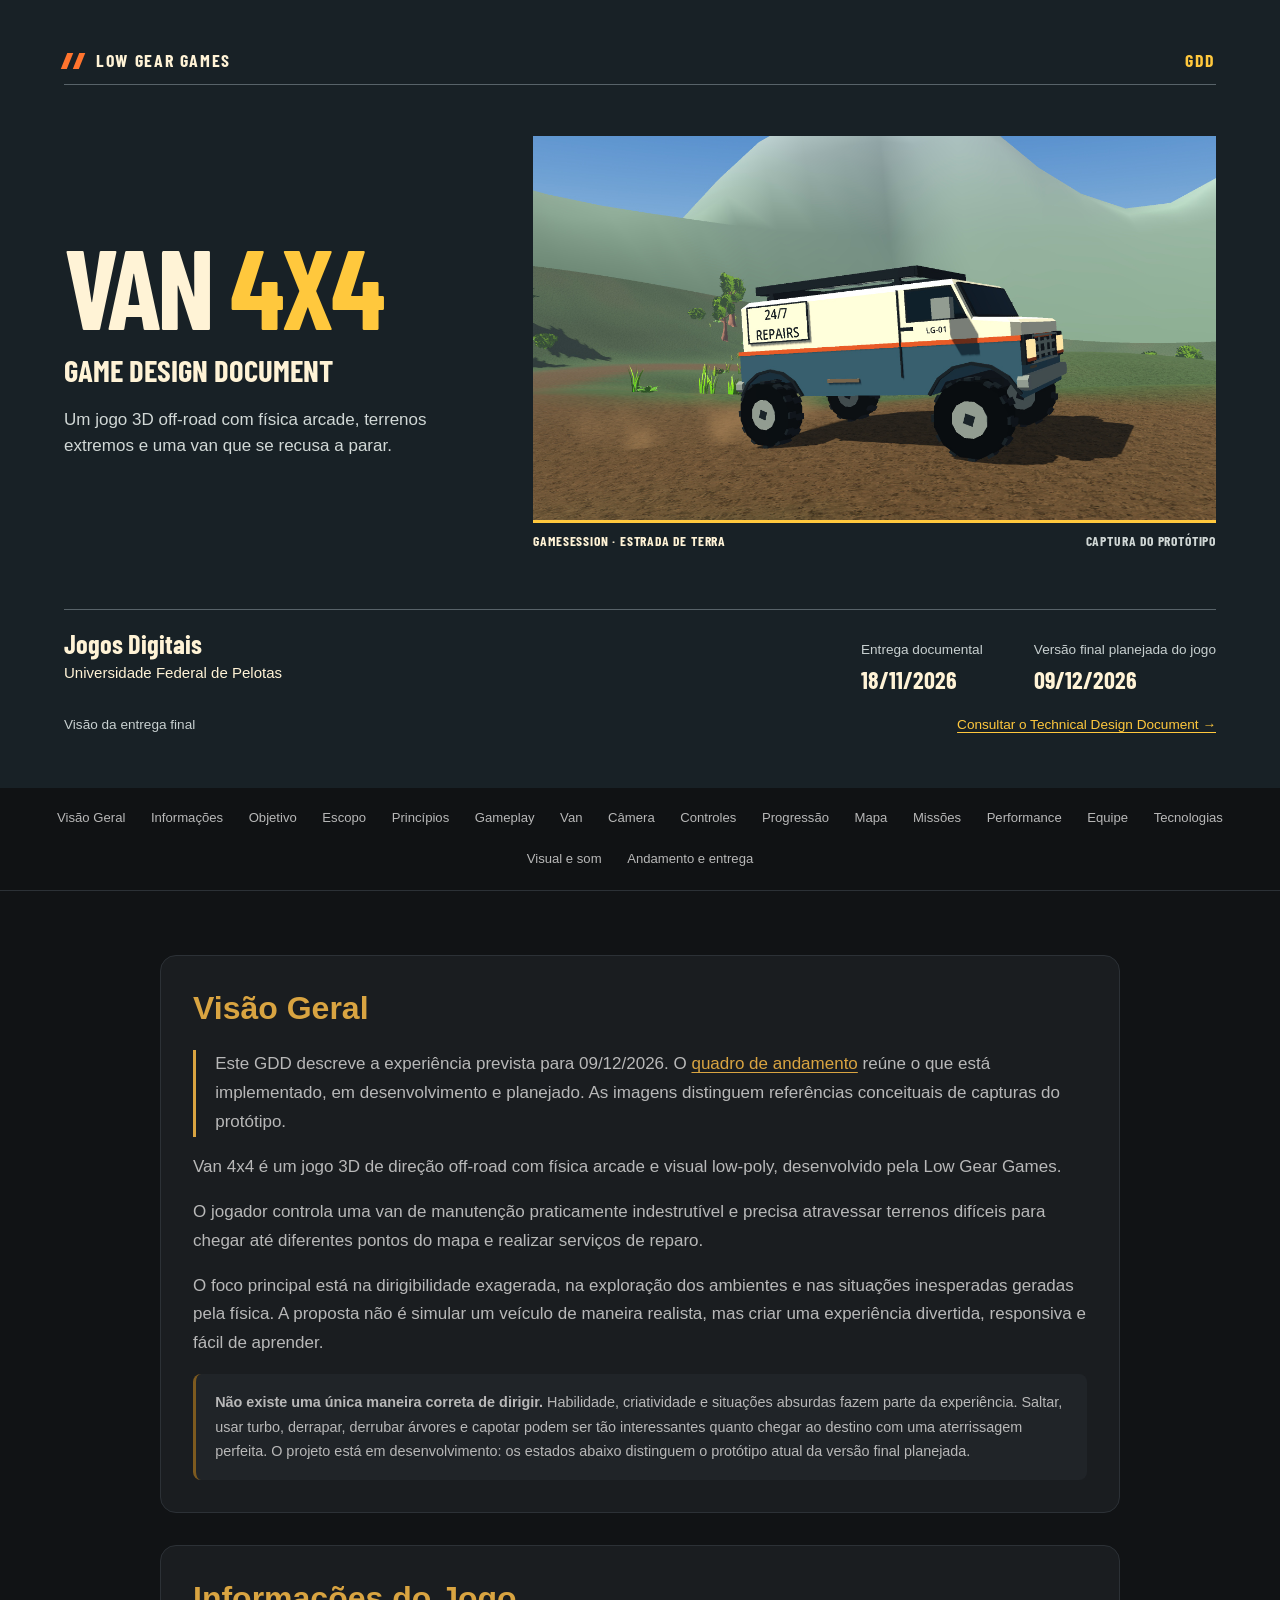
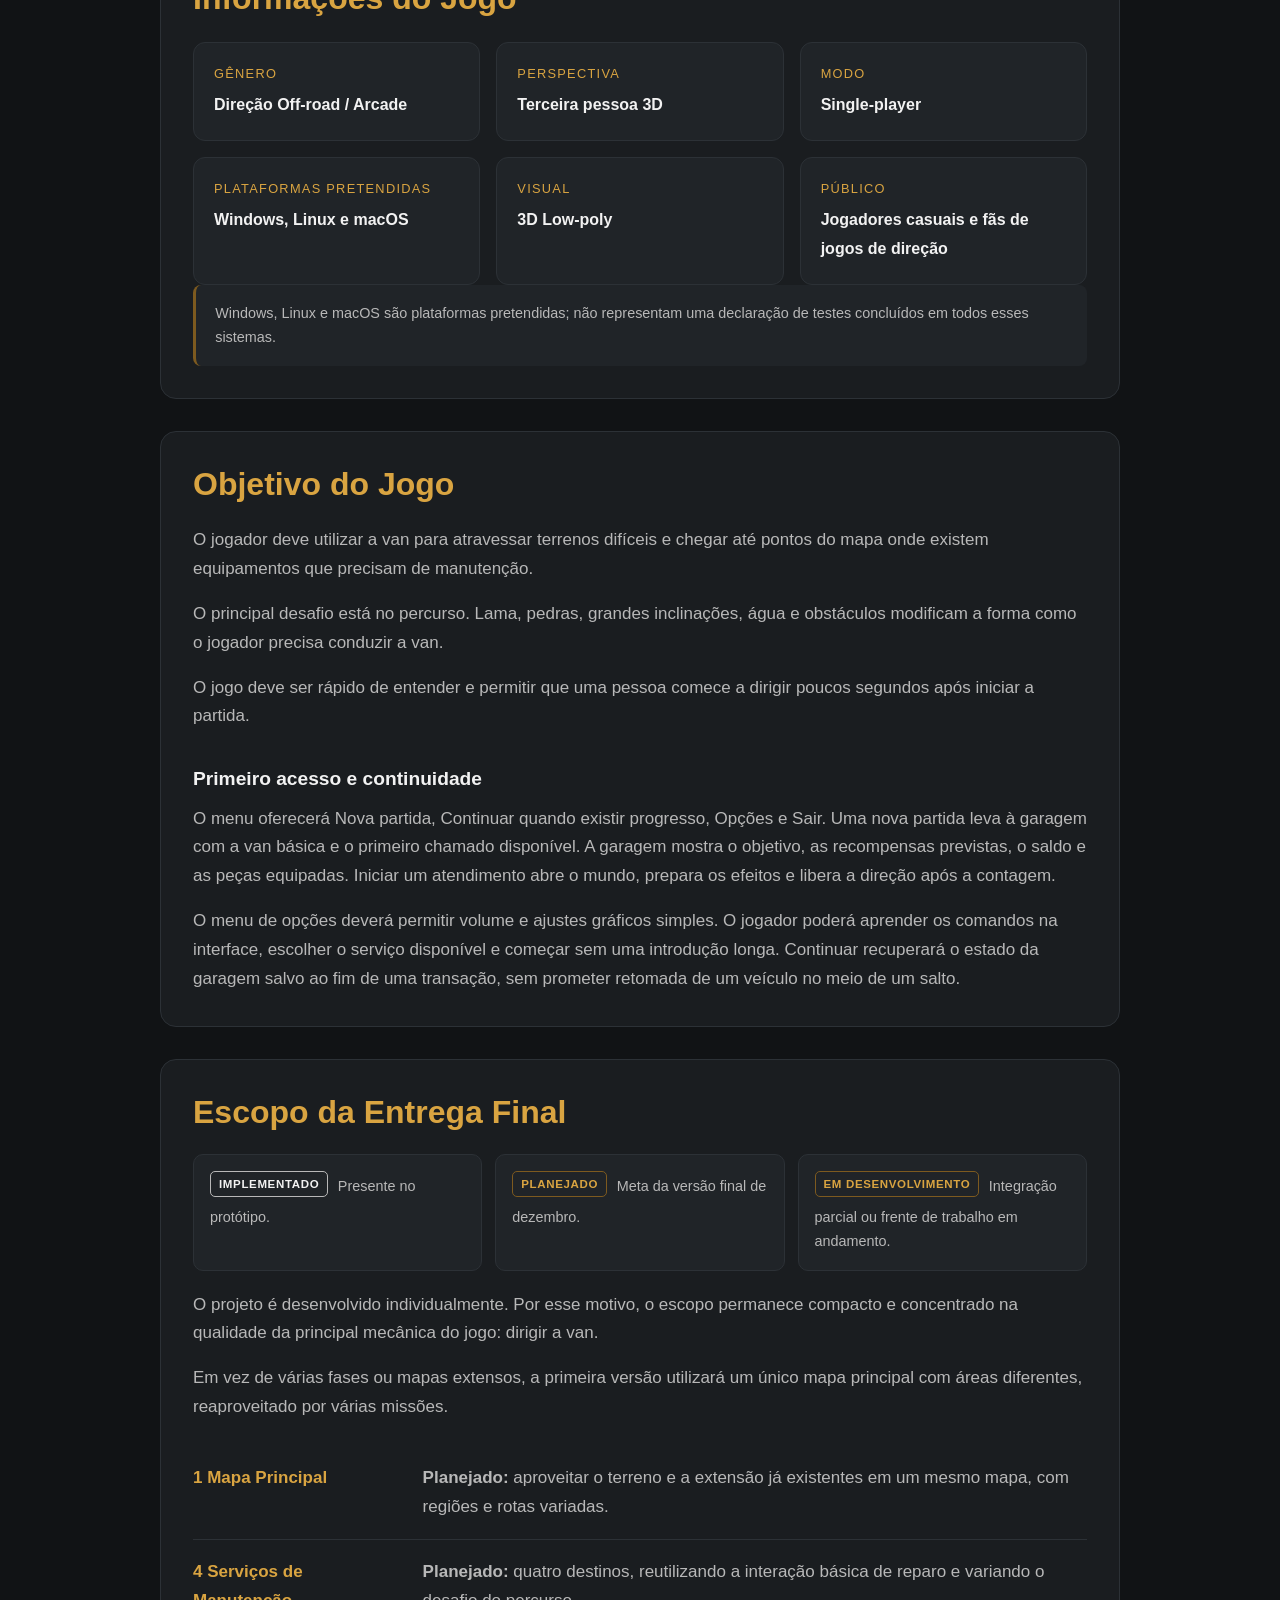
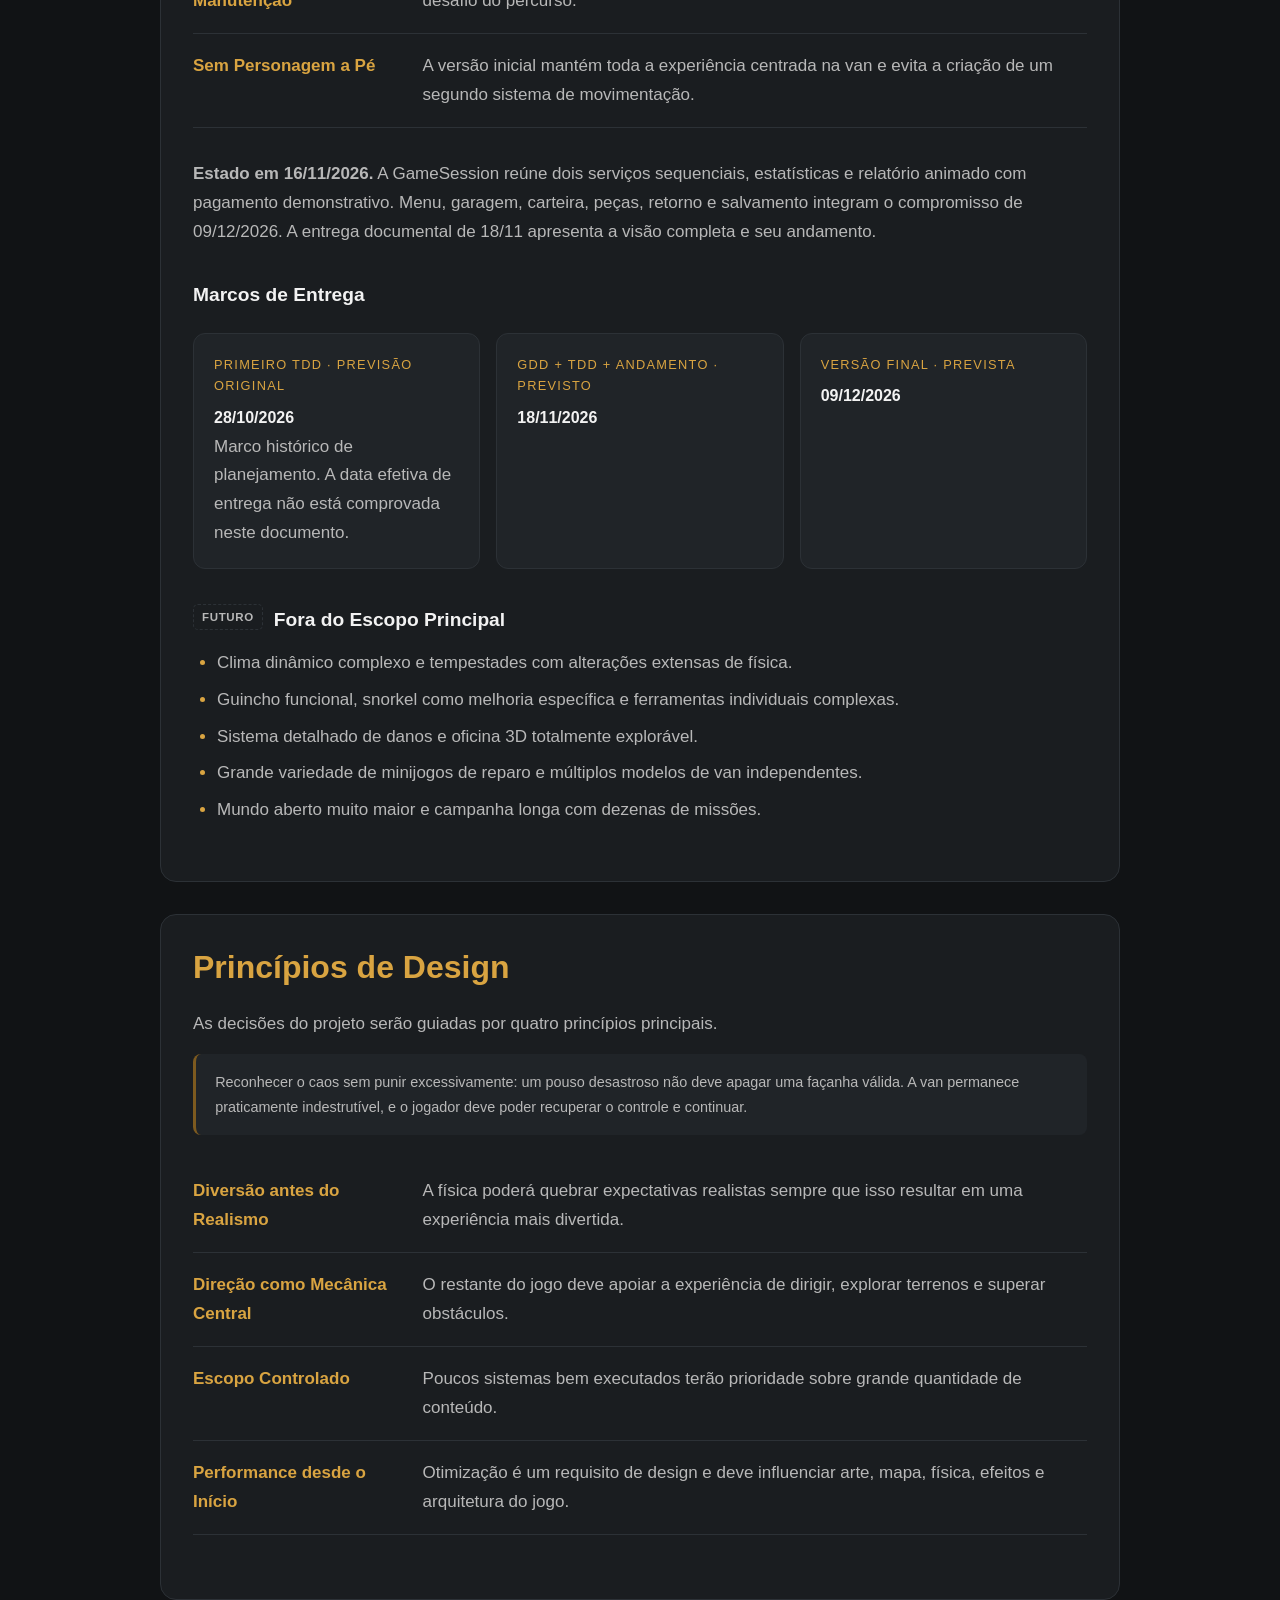
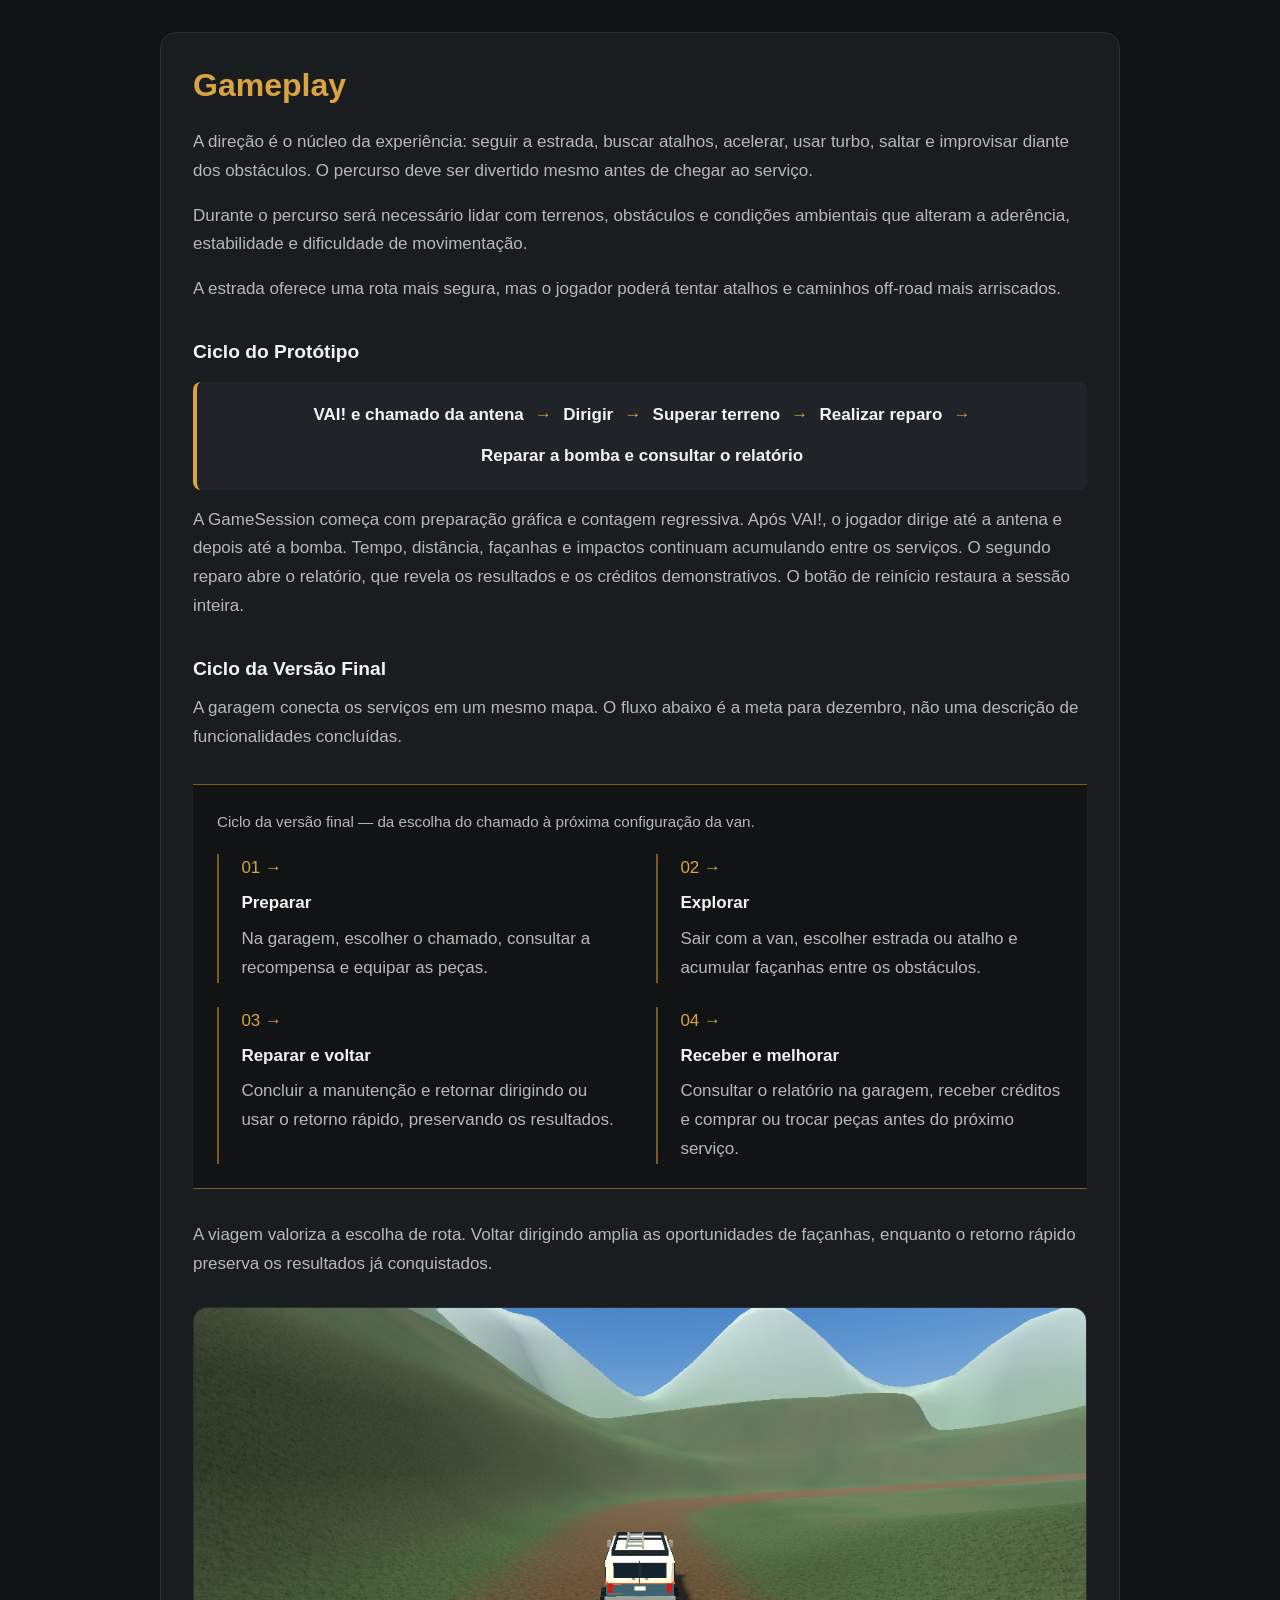
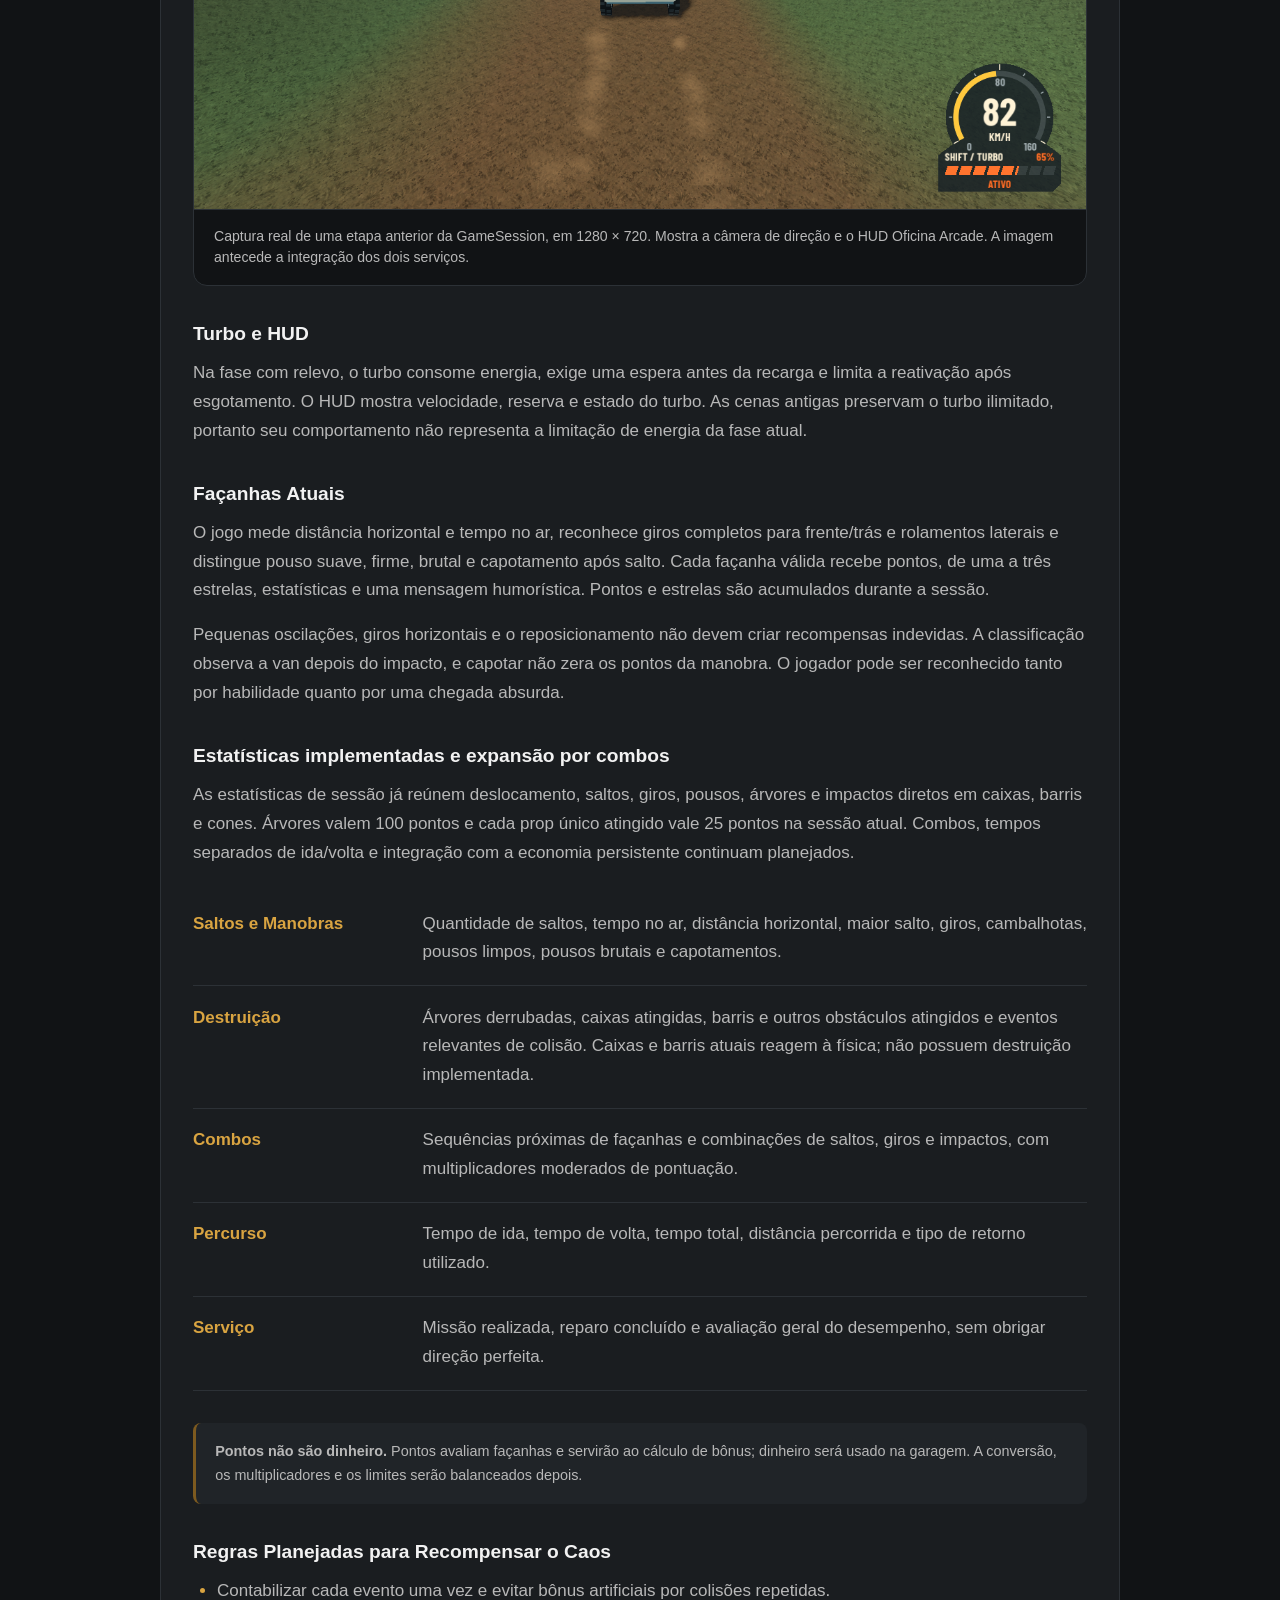
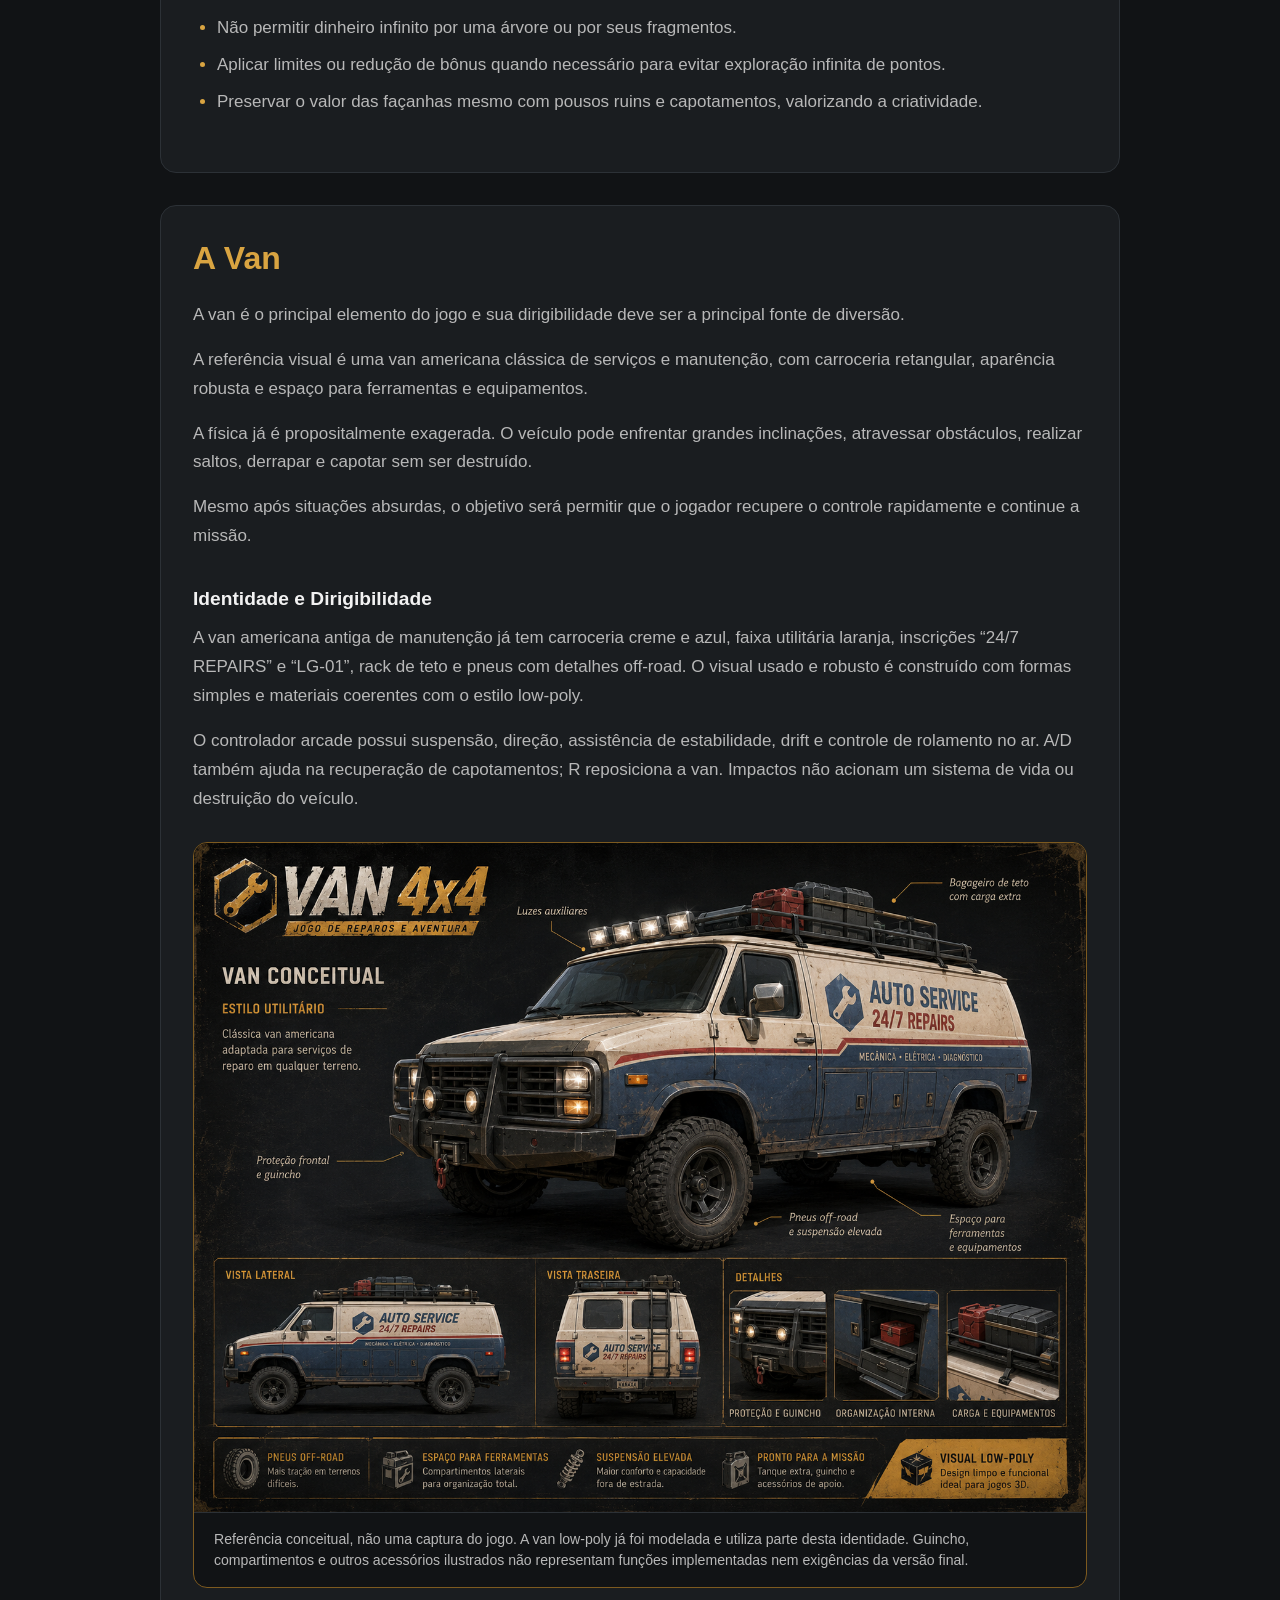
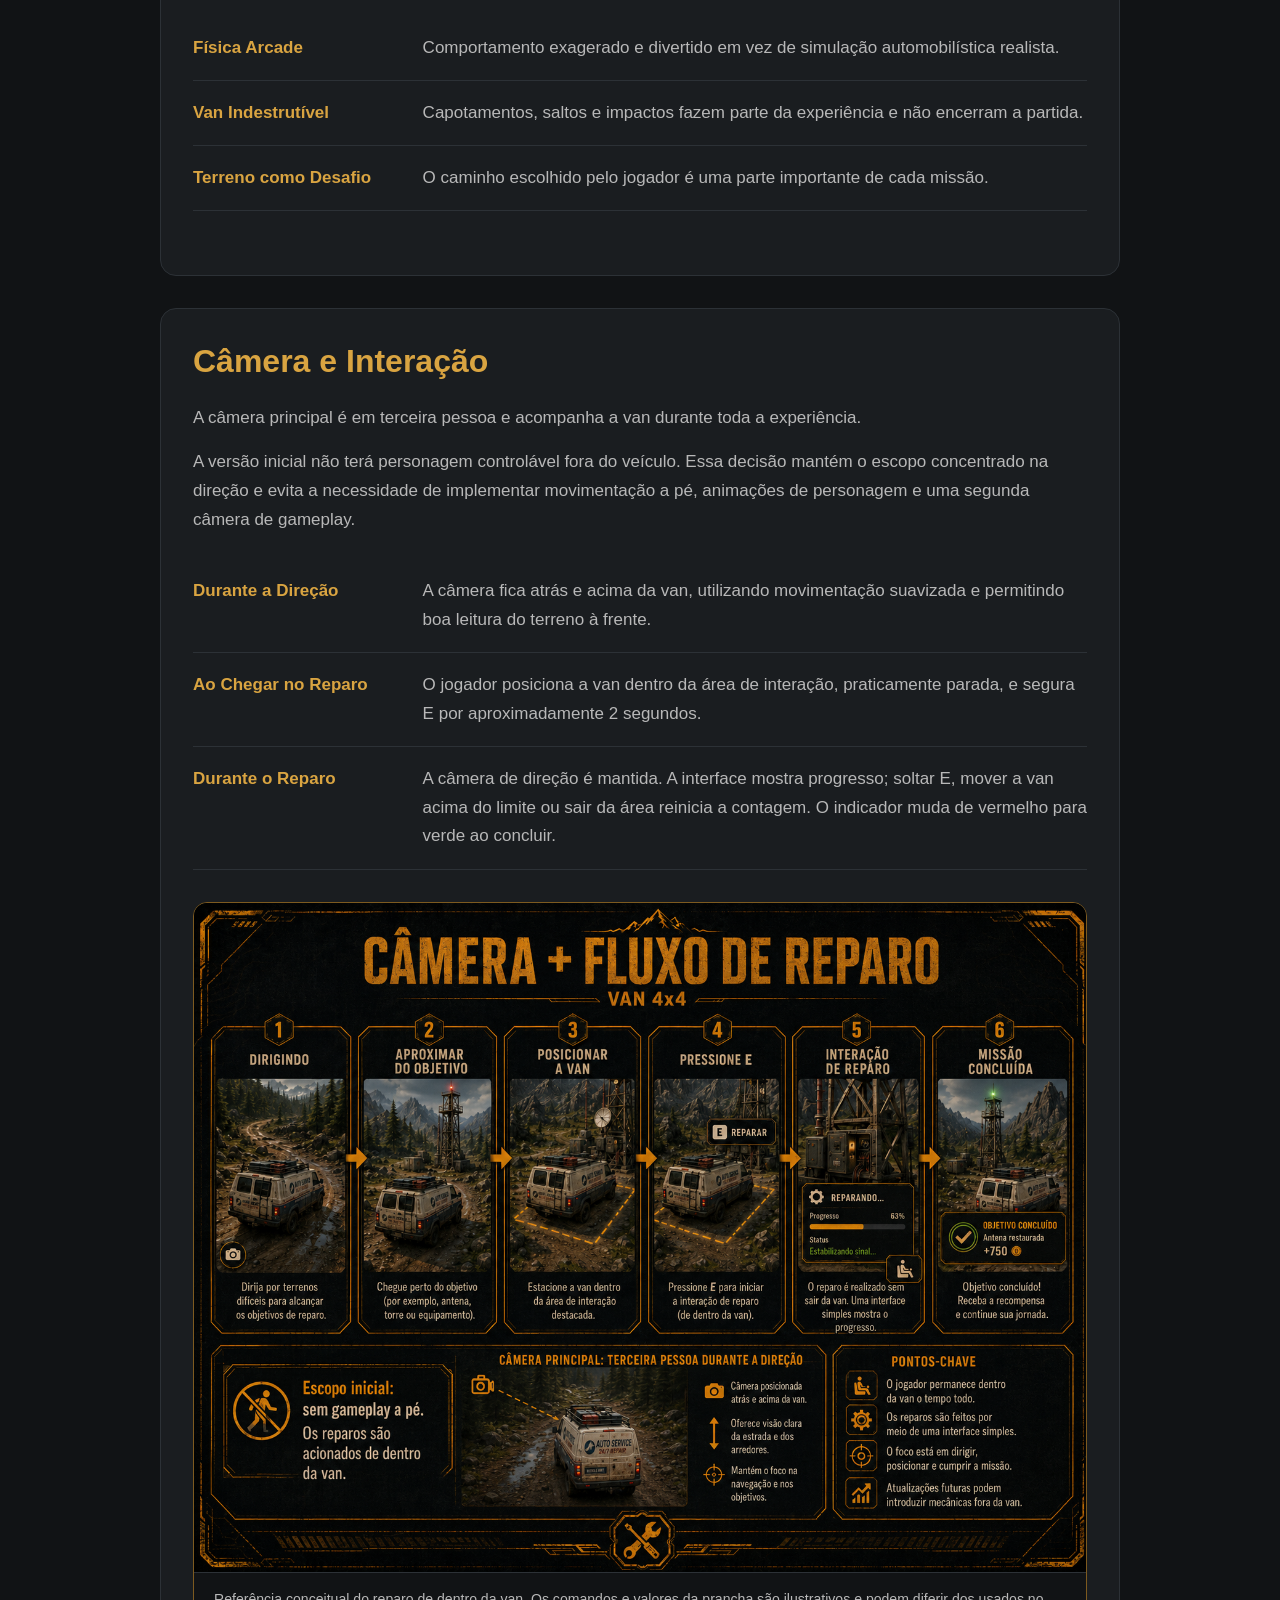
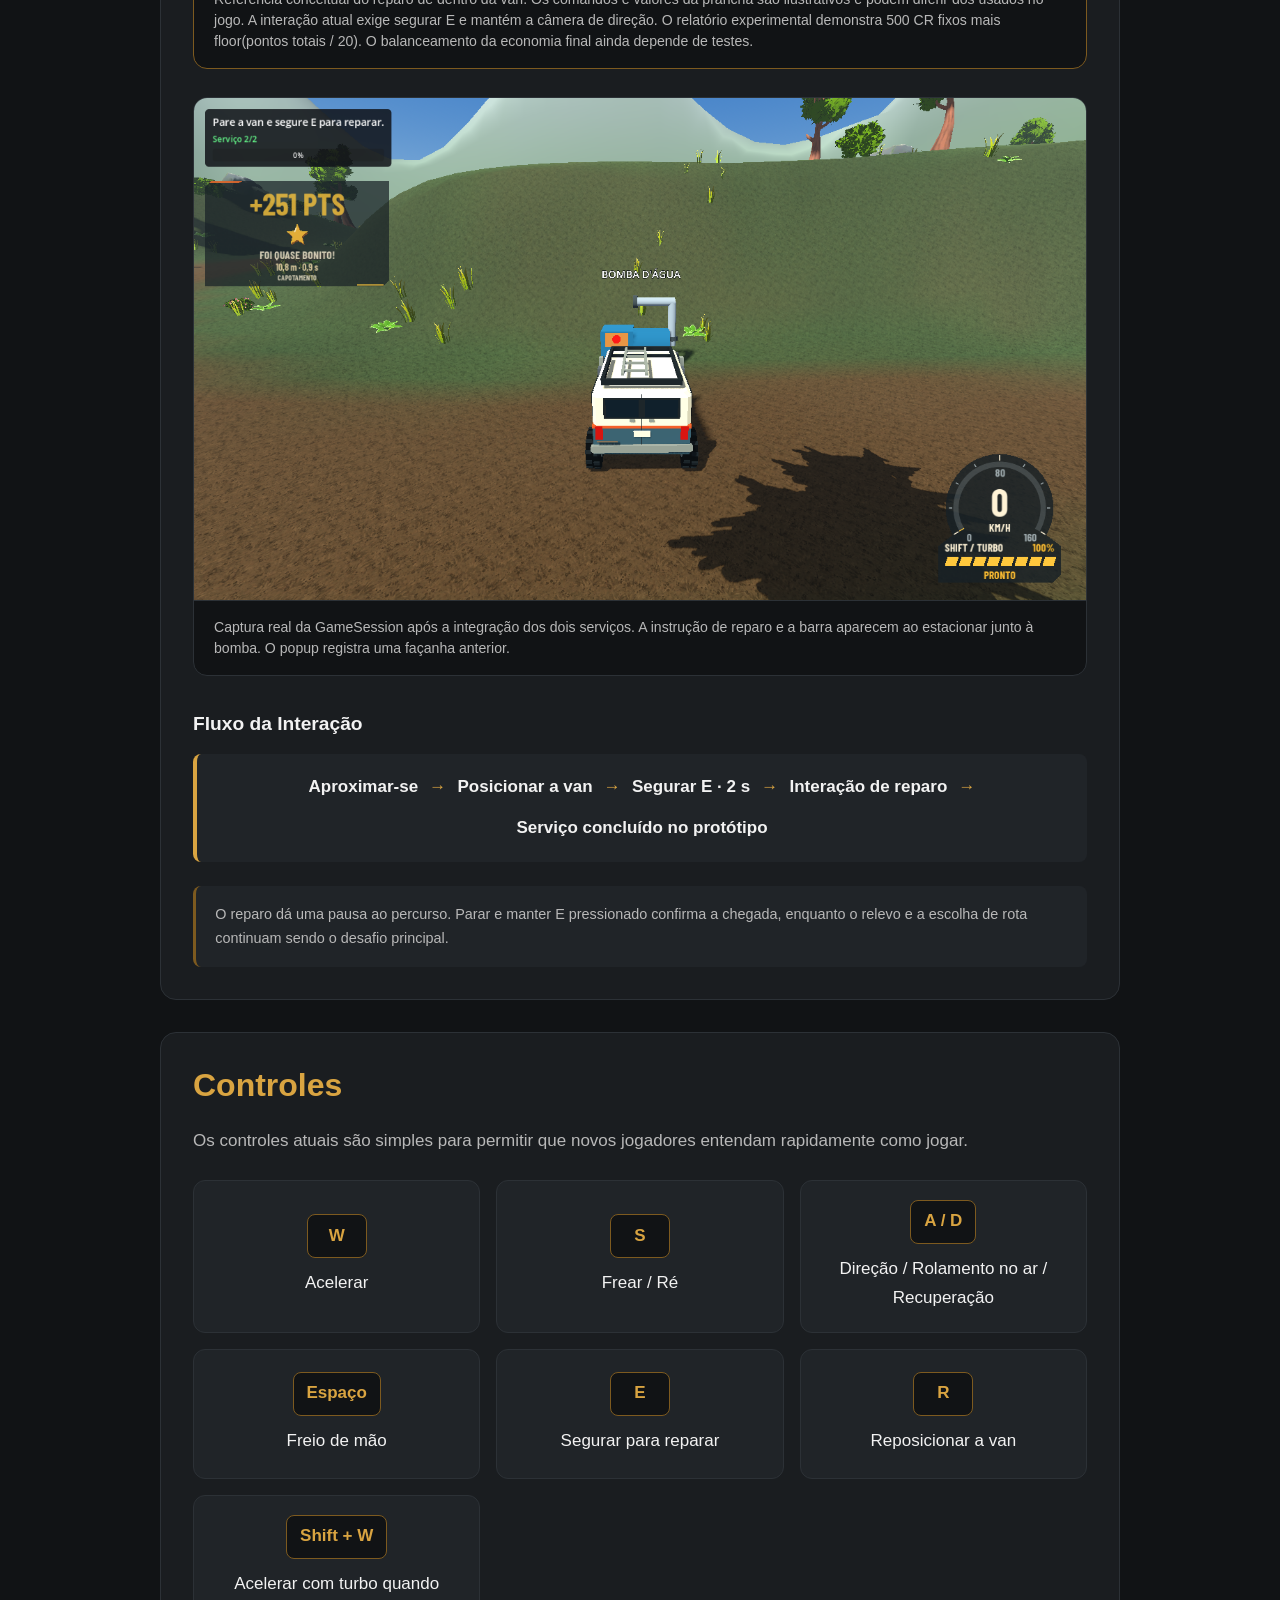
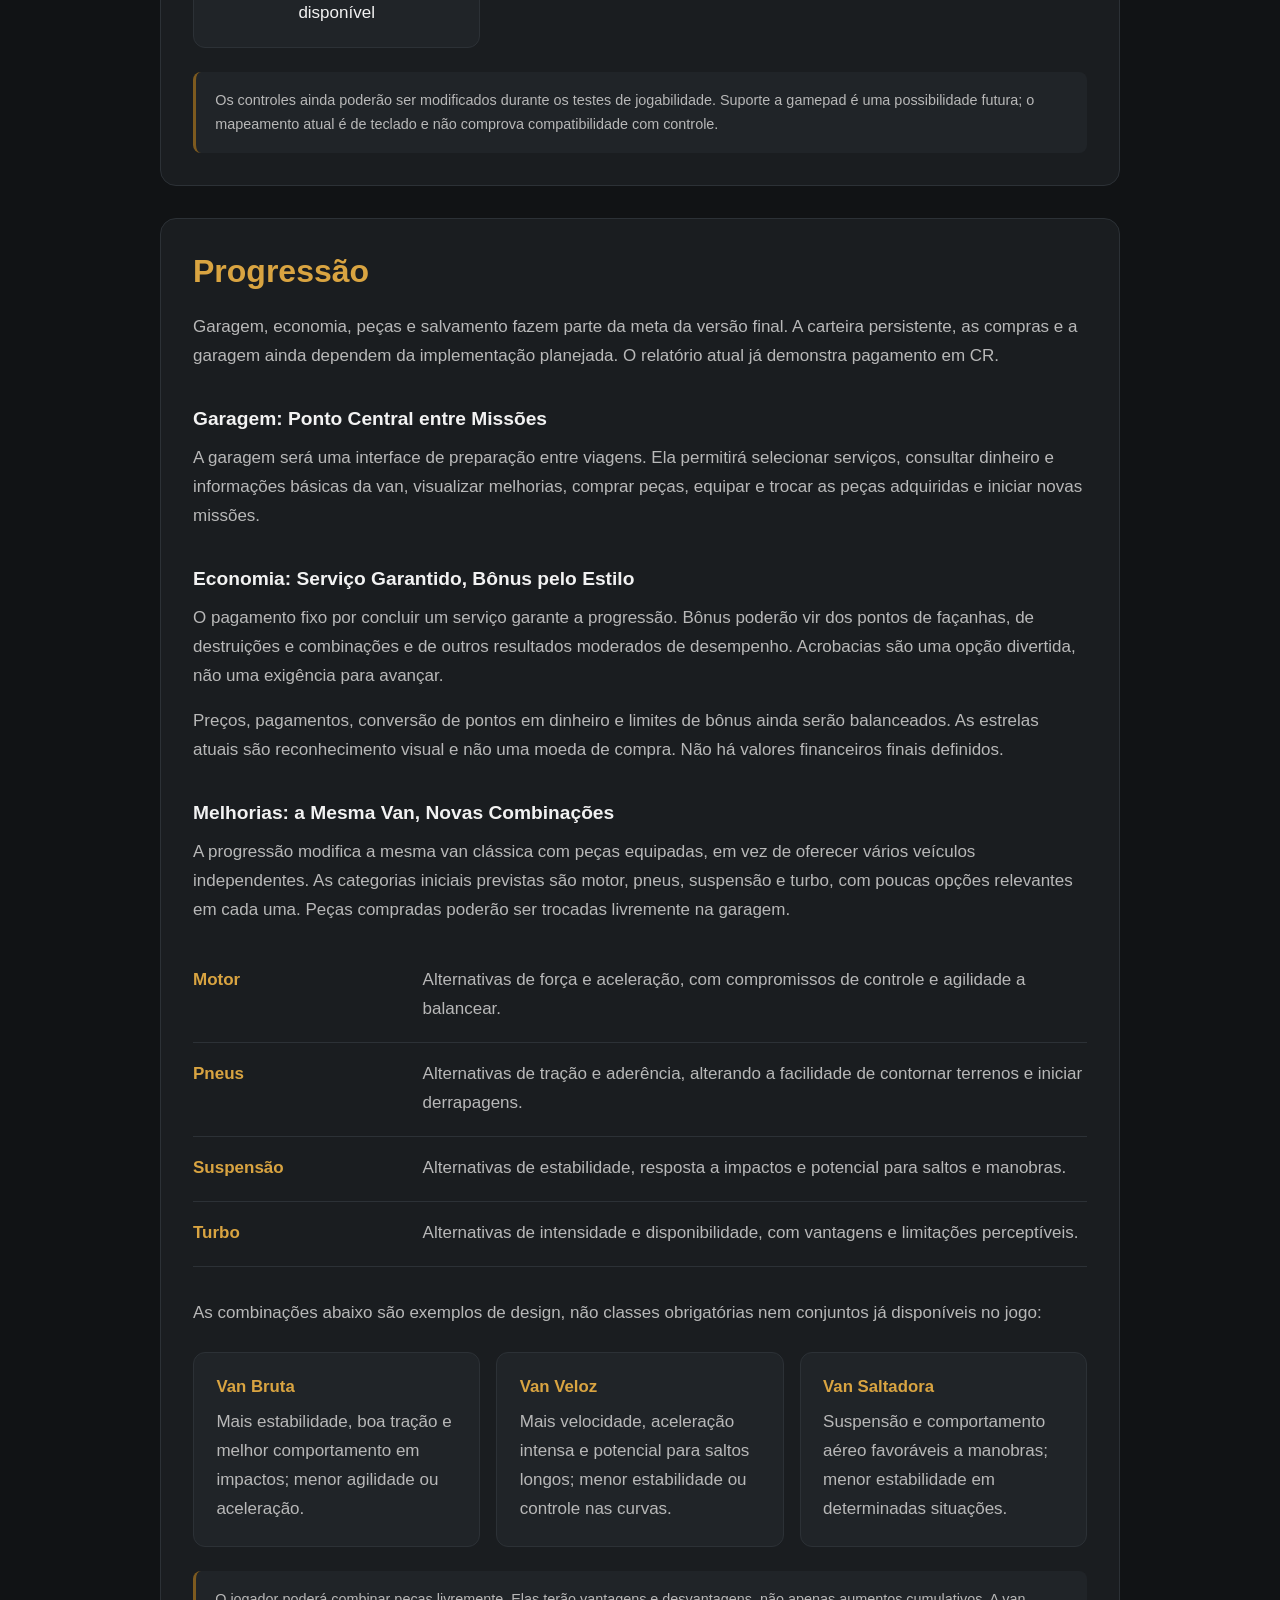
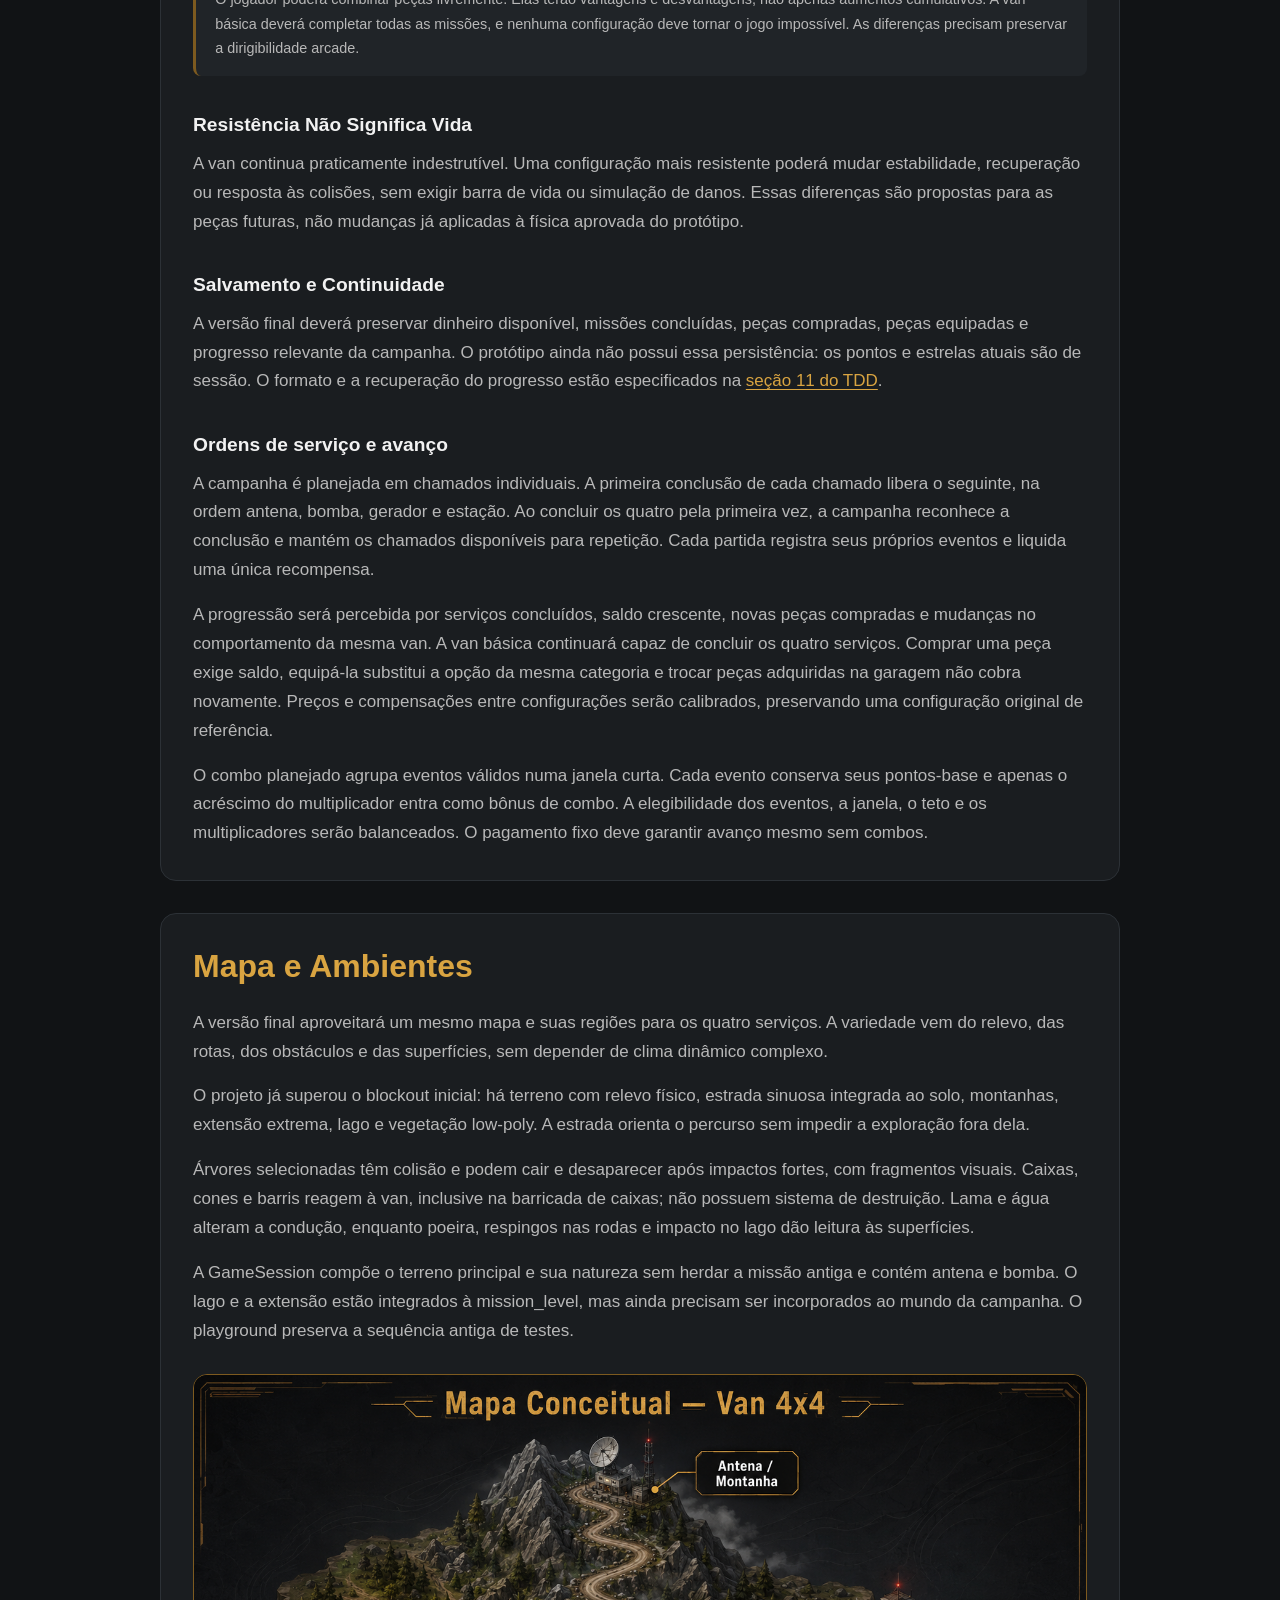
<file: docs/gdd/index.html>
<!DOCTYPE html>
<html lang="pt-BR">

<head>
    <meta charset="UTF-8">
    <meta name="viewport" content="width=device-width, initial-scale=1.0">

    <title>Van 4x4 — Game Design Document</title>

    <link rel="stylesheet" href="style.css">
    <link rel="stylesheet" href="../oficina-editorial.css">
</head>

<body class="gdd">
    <a class="skip-link" href="#main">Ir para o conteúdo</a>

    <header class="document-cover">
        <div class="cover-mast">
            <p class="cover-brand">Low Gear Games</p>
            <p>GDD</p>
        </div>
        <div class="cover-spread">
            <div class="cover-title">
                <h1>Van <span>4x4</span></h1>
                <p class="cover-type">Game Design Document</p>
                <p class="cover-intro">Um jogo 3D off-road com física arcade, terrenos extremos e uma van que se recusa a parar.</p>
            </div>
            <figure class="cover-photo">
                <img src="assets/capa-van-estrada.jpg" width="2560" height="1440" alt="Vista lateral da van de manutenção levantando poeira na estrada de terra, com montanhas ao fundo.">
                <figcaption><span>GameSession · Estrada de terra</span><span>Captura do protótipo</span></figcaption>
            </figure>
        </div>
        <div class="cover-imprint">
            <div><strong>Jogos Digitais</strong><span>Universidade Federal de Pelotas</span></div>
            <dl>
                <div><dt>Entrega documental</dt><dd><time datetime="2026-11-18">18/11/2026</time></dd></div>
                <div><dt>Versão final planejada do jogo</dt><dd><time datetime="2026-12-09">09/12/2026</time></dd></div>
            </dl>
        </div>
        <div class="cover-crossref">
            <span>Visão da entrega final</span>
            <a class="companion-link" href="../tdd/index.html">Consultar o Technical Design Document →</a>
            <span class="companion-print">Technical Design Document (TDD) · Entregue separadamente</span>
        </div>
    </header>


    <nav class="navigation" aria-label="Seções do GDD">

        <a href="#overview">Visão Geral</a>
        <a href="#game-info">Informações</a>
        <a href="#objective">Objetivo</a>
        <a href="#scope">Escopo</a>
        <a href="#principles">Princípios</a>
        <a href="#gameplay">Gameplay</a>
        <a href="#vehicle">Van</a>
        <a href="#camera">Câmera</a>
        <a href="#controls">Controles</a>
        <a href="#progression">Progressão</a>
        <a href="#world">Mapa</a>
        <a href="#missions">Missões</a>
        <a href="#performance">Performance</a>
        <a href="#team">Equipe</a>
        <a href="#technology">Tecnologias</a>
        <a href="#presentation">Visual e som</a>
        <a href="#delivery">Andamento e entrega</a>

    </nav>


    <main id="main">

        <!-- VISÃO GERAL -->

        <section id="overview">

            <h2>Visão Geral</h2>
<p class="document-context">Este GDD descreve a experiência prevista para 09/12/2026. O <a href="#delivery">quadro de andamento</a> reúne o que está implementado, em desenvolvimento e planejado. As imagens distinguem referências conceituais de capturas do protótipo.</p>

            <p>
                Van 4x4 é um jogo 3D de direção off-road com física arcade
                e visual low-poly, desenvolvido pela Low Gear Games.
            </p>

            <p>
                O jogador controla uma van de manutenção praticamente
                indestrutível e precisa atravessar terrenos difíceis para
                chegar até diferentes pontos do mapa e realizar serviços
                de reparo.
            </p>

            <p>
                O foco principal está na dirigibilidade exagerada, na exploração
                dos ambientes e nas situações inesperadas geradas pela física.
                A proposta não é simular um veículo de maneira realista, mas
                criar uma experiência divertida, responsiva e fácil de aprender.
            </p>

            <p class="note">
                <strong>Não existe uma única maneira correta de dirigir.</strong>
                Habilidade, criatividade e situações absurdas fazem parte da experiência.
                Saltar, usar turbo, derrapar, derrubar árvores e capotar podem ser tão
                interessantes quanto chegar ao destino com uma aterrissagem perfeita.
                O projeto está em desenvolvimento: os estados abaixo distinguem o
                protótipo atual da versão final planejada.
            </p>

        </section>


        <!-- INFORMAÇÕES -->

        <section id="game-info">

            <h2>Informações do Jogo</h2>

            <div class="info-grid">

                <div class="info-card">
                    <span>Gênero</span>
                    <strong>Direção Off-road / Arcade</strong>
                </div>

                <div class="info-card">
                    <span>Perspectiva</span>
                    <strong>Terceira pessoa 3D</strong>
                </div>

                <div class="info-card">
                    <span>Modo</span>
                    <strong>Single-player</strong>
                </div>

                <div class="info-card">
                    <span>Plataformas pretendidas</span>
                    <strong>Windows, Linux e macOS</strong>
                </div>

                <div class="info-card">
                    <span>Visual</span>
                    <strong>3D Low-poly</strong>
                </div>

                <div class="info-card">
                    <span>Público</span>
                    <strong>Jogadores casuais e fãs de jogos de direção</strong>
                </div>

            </div>

            <p class="note">
                Windows, Linux e macOS são plataformas pretendidas; não representam
                uma declaração de testes concluídos em todos esses sistemas.
            </p>

        </section>


        <!-- OBJETIVO -->

        <section id="objective">

            <h2>Objetivo do Jogo</h2>

            <p>
                O jogador deve utilizar a van para atravessar terrenos
                difíceis e chegar até pontos do mapa onde existem equipamentos
                que precisam de manutenção.
            </p>

            <p>
                O principal desafio está no percurso. Lama, pedras, grandes
                inclinações, água e obstáculos modificam
                a forma como o jogador precisa conduzir a van.
            </p>

            <p>
                O jogo deve ser rápido de entender e permitir que uma pessoa
                comece a dirigir poucos segundos após iniciar a partida.
            </p>
<h3>Primeiro acesso e continuidade</h3>
<p>O menu oferecerá Nova partida, Continuar quando existir progresso, Opções e Sair. Uma nova partida leva à garagem com a van básica e o primeiro chamado disponível. A garagem mostra o objetivo, as recompensas previstas, o saldo e as peças equipadas. Iniciar um atendimento abre o mundo, prepara os efeitos e libera a direção após a contagem.</p>
<p>O menu de opções deverá permitir volume e ajustes gráficos simples. O jogador poderá aprender os comandos na interface, escolher o serviço disponível e começar sem uma introdução longa. Continuar recuperará o estado da garagem salvo ao fim de uma transação, sem prometer retomada de um veículo no meio de um salto.</p>

        </section>


        <!-- ESCOPO -->

        <section id="scope">

            <h2>Escopo da Entrega Final</h2>

            <div class="status-legend" aria-label="Estados de desenvolvimento">
                <p><span class="status-tag implemented">Implementado</span> Presente no protótipo.</p>
                <p><span class="status-tag planned">Planejado</span> Meta da versão final de dezembro.</p>
                <p><span class="status-tag planned">Em desenvolvimento</span> Integração parcial ou frente de trabalho em andamento.</p>
            </div>

            <p>
                O projeto é desenvolvido individualmente. Por esse motivo,
                o escopo permanece compacto e concentrado
                na qualidade da principal mecânica do jogo: dirigir a van.
            </p>

            <p>
                Em vez de várias fases ou mapas extensos, a primeira versão
                utilizará um único mapa principal com áreas diferentes,
                reaproveitado por várias missões.
            </p>

            <dl class="design-list">
<div>
<dt>1 Mapa Principal</dt>
<dd><p>
                        <strong>Planejado:</strong> aproveitar o terreno e a extensão
                        já existentes em um mesmo mapa, com regiões e rotas variadas.
                    </p></dd>
</div>
<div>
<dt>4 Serviços de Manutenção</dt>
<dd><p>
                        <strong>Planejado:</strong> quatro destinos, reutilizando
                        a interação básica de reparo e variando o desafio do percurso.
                    </p></dd>
</div>
<div>
<dt>Sem Personagem a Pé</dt>
<dd><p>
                        A versão inicial mantém toda a experiência centrada
                        na van e evita a criação de um segundo sistema
                        de movimentação.
                    </p></dd>
</div>
</dl>

            <p><strong>Estado em 16/11/2026.</strong> A GameSession reúne dois serviços sequenciais, estatísticas e relatório animado com pagamento demonstrativo. Menu, garagem, carteira, peças, retorno e salvamento integram o compromisso de 09/12/2026. A entrega documental de 18/11 apresenta a visão completa e seu andamento.</p>

            <h3>Marcos de Entrega</h3>
            <div class="info-grid">
                <div class="info-card"><span>Primeiro TDD · previsão original</span><strong><time datetime="2026-10-28">28/10/2026</time></strong><p>Marco histórico de planejamento. A data efetiva de entrega não está comprovada neste documento.</p></div>
                <div class="info-card"><span>GDD + TDD + Andamento · previsto</span><strong><time datetime="2026-11-18">18/11/2026</time></strong></div>
                <div class="info-card"><span>Versão final · prevista</span><strong><time datetime="2026-12-09">09/12/2026</time></strong></div>
            </div>

            <h3><span class="status-tag future">Futuro</span> Fora do Escopo Principal</h3>
            <ul class="gdd-list">
                <li>Clima dinâmico complexo e tempestades com alterações extensas de física.</li>
                <li>Guincho funcional, snorkel como melhoria específica e ferramentas individuais complexas.</li>
                <li>Sistema detalhado de danos e oficina 3D totalmente explorável.</li>
                <li>Grande variedade de minijogos de reparo e múltiplos modelos de van independentes.</li>
                <li>Mundo aberto muito maior e campanha longa com dezenas de missões.</li>
            </ul>

        </section>


        <!-- PRINCÍPIOS DE DESIGN -->

        <section id="principles">

            <h2>Princípios de Design</h2>

            <p>
                As decisões do projeto serão guiadas por quatro princípios
                principais.
            </p>

            <p class="note">
                Reconhecer o caos sem punir excessivamente: um pouso desastroso não
                deve apagar uma façanha válida. A van permanece praticamente
                indestrutível, e o jogador deve poder recuperar o controle e continuar.
            </p>

            <dl class="design-list">
<div>
<dt>Diversão antes do Realismo</dt>
<dd><p>
                        A física poderá quebrar expectativas realistas sempre
                        que isso resultar em uma experiência mais divertida.
                    </p></dd>
</div>
<div>
<dt>Direção como Mecânica Central</dt>
<dd><p>
                        O restante do jogo deve apoiar a experiência de dirigir,
                        explorar terrenos e superar obstáculos.
                    </p></dd>
</div>
<div>
<dt>Escopo Controlado</dt>
<dd><p>
                        Poucos sistemas bem executados terão prioridade sobre
                        grande quantidade de conteúdo.
                    </p></dd>
</div>
<div>
<dt>Performance desde o Início</dt>
<dd><p>
                        Otimização é um requisito de design e deve influenciar
                        arte, mapa, física, efeitos e arquitetura do jogo.
                    </p></dd>
</div>
</dl>

        </section>


        <!-- GAMEPLAY -->

        <section id="gameplay">

            <h2>Gameplay</h2>

            <p>
                A direção é o núcleo da experiência: seguir a estrada, buscar atalhos,
                acelerar, usar turbo, saltar e improvisar diante dos obstáculos.
                O percurso deve ser divertido mesmo antes de chegar ao serviço.
            </p>

            <p>
                Durante o percurso será necessário lidar com terrenos,
                obstáculos e condições ambientais que alteram a aderência,
                estabilidade e dificuldade de movimentação.
            </p>

            <p>
                A estrada oferece uma rota mais segura, mas o jogador poderá
                tentar atalhos e caminhos off-road mais arriscados.
            </p>

            <h3>Ciclo do Protótipo</h3>

            <div class="game-loop">

                <span>VAI! e chamado da antena</span>
                <span>→</span>

                <span>Dirigir</span>
                <span>→</span>

                <span>Superar terreno</span>
                <span>→</span>

                <span>Realizar reparo</span>
                <span>→</span>

                <span>Reparar a bomba e consultar o relatório</span>

            </div>

            <p>A GameSession começa com preparação gráfica e contagem regressiva. Após VAI!, o jogador dirige até a antena e depois até a bomba. Tempo, distância, façanhas e impactos continuam acumulando entre os serviços. O segundo reparo abre o relatório, que revela os resultados e os créditos demonstrativos. O botão de reinício restaura a sessão inteira.</p>

            <h3>Ciclo da Versão Final</h3>
            <p>
                A garagem conecta os serviços em um mesmo mapa. O fluxo abaixo é a
                meta para dezembro, não uma descrição de funcionalidades concluídas.
            </p>
            <figure class="diagram" aria-labelledby="journey-caption">
<figcaption id="journey-caption">Ciclo da versão final — da escolha do chamado à próxima configuração da van.</figcaption>
<ol class="journey">
<li><strong>Preparar</strong><span>Na garagem, escolher o chamado, consultar a recompensa e equipar as peças.</span></li>
<li><strong>Explorar</strong><span>Sair com a van, escolher estrada ou atalho e acumular façanhas entre os obstáculos.</span></li>
<li><strong>Reparar e voltar</strong><span>Concluir a manutenção e retornar dirigindo ou usar o retorno rápido, preservando os resultados.</span></li>
<li><strong>Receber e melhorar</strong><span>Consultar o relatório na garagem, receber créditos e comprar ou trocar peças antes do próximo serviço.</span></li>
</ol>
</figure>
            <p>A viagem valoriza a escolha de rota. Voltar dirigindo amplia as oportunidades de façanhas, enquanto o retorno rápido preserva os resultados já conquistados.</p>

            <figure class="gdd-figure gameplay-capture">
<img src="assets/gameplay-prototipo.png" alt="Van na estrada de terra com velocímetro e turbo ativo" width="1280" height="720" loading="lazy">
<figcaption>Captura real de uma etapa anterior da GameSession, em 1280 × 720. Mostra a câmera de direção e o HUD Oficina Arcade. A imagem antecede a integração dos dois serviços.</figcaption>
</figure>
<h3>Turbo e HUD</h3>
            <p>
                Na fase com relevo, o turbo consome energia, exige uma espera antes
                da recarga e limita a reativação após esgotamento. O HUD mostra
                velocidade, reserva e estado do turbo. As cenas antigas preservam
                o turbo ilimitado, portanto seu comportamento não representa a
                limitação de energia da fase atual.
            </p>

            <h3>Façanhas Atuais</h3>
            <p>
                O jogo mede distância horizontal e tempo no ar, reconhece giros
                completos para frente/trás e rolamentos laterais e distingue pouso
                suave, firme, brutal e capotamento após salto. Cada façanha válida
                recebe pontos, de uma a três estrelas, estatísticas e uma mensagem
                humorística. Pontos e estrelas são acumulados durante a sessão.
            </p>
            <p>
                Pequenas oscilações, giros horizontais e o reposicionamento não devem
                criar recompensas indevidas. A classificação observa a van depois
                do impacto, e capotar não zera os pontos da manobra. O jogador pode
                ser reconhecido tanto por habilidade quanto por uma chegada absurda.
            </p>

            <h3>Estatísticas implementadas e expansão por combos</h3>
            <p>As estatísticas de sessão já reúnem deslocamento, saltos, giros, pousos, árvores e impactos diretos em caixas, barris e cones. Árvores valem 100 pontos e cada prop único atingido vale 25 pontos na sessão atual. Combos, tempos separados de ida/volta e integração com a economia persistente continuam planejados.</p>
            <dl class="design-list">
<div>
<dt>Saltos e Manobras</dt>
<dd><p>Quantidade de saltos, tempo no ar, distância horizontal, maior salto, giros, cambalhotas, pousos limpos, pousos brutais e capotamentos.</p></dd>
</div>
<div>
<dt>Destruição</dt>
<dd><p>Árvores derrubadas, caixas atingidas, barris e outros obstáculos atingidos e eventos relevantes de colisão. Caixas e barris atuais reagem à física; não possuem destruição implementada.</p></dd>
</div>
<div>
<dt>Combos</dt>
<dd><p>Sequências próximas de façanhas e combinações de saltos, giros e impactos, com multiplicadores moderados de pontuação.</p></dd>
</div>
<div>
<dt>Percurso</dt>
<dd><p>Tempo de ida, tempo de volta, tempo total, distância percorrida e tipo de retorno utilizado.</p></dd>
</div>
<div>
<dt>Serviço</dt>
<dd><p>Missão realizada, reparo concluído e avaliação geral do desempenho, sem obrigar direção perfeita.</p></dd>
</div>
</dl>
            <p class="note">
                <strong>Pontos não são dinheiro.</strong> Pontos avaliam façanhas e
                servirão ao cálculo de bônus; dinheiro será usado na garagem. A
                conversão, os multiplicadores e os limites serão balanceados depois.
            </p>
            <h3>Regras Planejadas para Recompensar o Caos</h3>
            <ul class="gdd-list">
                <li>Contabilizar cada evento uma vez e evitar bônus artificiais por colisões repetidas.</li>
                <li>Não permitir dinheiro infinito por uma árvore ou por seus fragmentos.</li>
                <li>Aplicar limites ou redução de bônus quando necessário para evitar exploração infinita de pontos.</li>
                <li>Preservar o valor das façanhas mesmo com pousos ruins e capotamentos, valorizando a criatividade.</li>
            </ul>

        </section>


        <!-- MECÂNICA DA VAN -->

        <section id="vehicle">

            <h2>A Van</h2>

            <p>
                A van é o principal elemento do jogo e sua dirigibilidade
                deve ser a principal fonte de diversão.
            </p>

            <p>
                A referência visual é uma van americana clássica de serviços
                e manutenção, com carroceria retangular, aparência robusta
                e espaço para ferramentas e equipamentos.
            </p>

            <p>
                A física já é propositalmente exagerada. O veículo pode
                enfrentar grandes inclinações, atravessar obstáculos,
                realizar saltos, derrapar e capotar sem ser destruído.
            </p>

            <p>
                Mesmo após situações absurdas, o objetivo será permitir que
                o jogador recupere o controle rapidamente e continue a missão.
            </p>

            <h3>Identidade e Dirigibilidade</h3>
            <p>
                A van americana antiga de manutenção já tem carroceria creme e azul,
                faixa utilitária laranja, inscrições “24/7 REPAIRS” e “LG-01”, rack
                de teto e pneus com detalhes off-road. O visual usado e robusto é
                construído com formas simples e materiais coerentes com o estilo low-poly.
            </p>
            <p>
                O controlador arcade possui suspensão, direção, assistência de
                estabilidade, drift e controle de rolamento no ar. A/D também ajuda
                na recuperação de capotamentos; R reposiciona a van. Impactos não
                acionam um sistema de vida ou destruição do veículo.
            </p>

            <figure class="gdd-figure gdd-figure-featured">

                <img
                    src="assets/van_conceitual.png"
                    alt="Prancha conceitual da van principal do jogo Van 4x4"
                >

                <figcaption>
                    Referência conceitual, não uma captura do jogo. A van low-poly
                    já foi modelada e utiliza parte desta identidade. Guincho,
                    compartimentos e outros acessórios ilustrados não representam
                    funções implementadas nem exigências da versão final.
                </figcaption>

            </figure>

            <dl class="design-list">
<div>
<dt>Física Arcade</dt>
<dd><p>
                        Comportamento exagerado e divertido em vez de
                        simulação automobilística realista.
                    </p></dd>
</div>
<div>
<dt>Van Indestrutível</dt>
<dd><p>
                        Capotamentos, saltos e impactos fazem parte da
                        experiência e não encerram a partida.
                    </p></dd>
</div>
<div>
<dt>Terreno como Desafio</dt>
<dd><p>
                        O caminho escolhido pelo jogador é uma parte
                        importante de cada missão.
                    </p></dd>
</div>
</dl>

        </section>


        <!-- CÂMERA -->

        <section id="camera">

            <h2>Câmera e Interação</h2>

            <p>
                A câmera principal é em terceira pessoa e acompanha
                a van durante toda a experiência.
            </p>

            <p>
                A versão inicial não terá personagem controlável fora do
                veículo. Essa decisão mantém o escopo concentrado na direção
                e evita a necessidade de implementar movimentação a pé,
                animações de personagem e uma segunda câmera de gameplay.
            </p>

            <dl class="design-list">
<div>
<dt>Durante a Direção</dt>
<dd><p>
                        A câmera fica atrás e acima da van, utilizando
                        movimentação suavizada e permitindo boa leitura
                        do terreno à frente.
                    </p></dd>
</div>
<div>
<dt>Ao Chegar no Reparo</dt>
<dd><p>
                        O jogador posiciona a van dentro da área de interação,
                        praticamente parada, e segura E por aproximadamente 2 segundos.
                    </p></dd>
</div>
<div>
<dt>Durante o Reparo</dt>
<dd><p>
                        A câmera de direção é mantida. A interface mostra progresso;
                        soltar E, mover a van acima do limite ou sair da área reinicia
                        a contagem. O indicador muda de vermelho para verde ao concluir.
                    </p></dd>
</div>
</dl>


            <figure class="gdd-figure gdd-figure-featured">

                <img
                    src="assets/camera_fluxo_reparo.png"
                    alt="Diagrama conceitual da câmera e do fluxo de reparo em Van 4x4"
                >

                <figcaption>Referência conceitual do reparo de dentro da van. Os comandos e valores da prancha são ilustrativos e podem diferir dos usados no jogo. A interação atual exige segurar E e mantém a câmera de direção. O relatório experimental demonstra 500 CR fixos mais floor(pontos totais / 20). O balanceamento da economia final ainda depende de testes.</figcaption>

            </figure>


            <figure class="gdd-figure gameplay-capture">
<img src="assets/manutencao-bomba.png" alt="Van parada diante da bomba, instrução de reparo e Serviço 2/2" width="1280" height="720" loading="lazy">
<figcaption>Captura real da GameSession após a integração dos dois serviços. A instrução de reparo e a barra aparecem ao estacionar junto à bomba. O popup registra uma façanha anterior.</figcaption>
</figure>
<h3>Fluxo da Interação</h3>

            <div class="game-loop repair-loop">

                <span>Aproximar-se</span>
                <span>→</span>

                <span>Posicionar a van</span>
                <span>→</span>

                <span>Segurar E · 2 s</span>
                <span>→</span>

                <span>Interação de reparo</span>
                <span>→</span>

                <span>Serviço concluído no protótipo</span>

            </div>

            <p class="note">
                O reparo dá uma pausa ao percurso. Parar e manter E pressionado confirma a chegada, enquanto o relevo e a escolha de rota continuam sendo o desafio principal.
            </p>

        </section>


        <!-- CONTROLES -->

        <section id="controls">

            <h2>Controles</h2>

            <p>
                Os controles atuais são simples para permitir que novos jogadores
                entendam rapidamente como jogar.
            </p>

            <div class="controls-grid">

                <div class="control-card">
                    <span>W</span>
                    <p>Acelerar</p>
                </div>

                <div class="control-card">
                    <span>S</span>
                    <p>Frear / Ré</p>
                </div>

                <div class="control-card">
                    <span>A / D</span>
                    <p>Direção / Rolamento no ar / Recuperação</p>
                </div>

                <div class="control-card">
                    <span>Espaço</span>
                    <p>Freio de mão</p>
                </div>

                <div class="control-card">
                    <span>E</span>
                    <p>Segurar para reparar</p>
                </div>

                <div class="control-card">
                    <span>R</span>
                    <p>Reposicionar a van</p>
                </div>

                <div class="control-card">
                    <span>Shift + W</span>
                    <p>Acelerar com turbo quando disponível</p>
                </div>

            </div>

            <p class="note">
                Os controles ainda poderão ser modificados durante os testes
                de jogabilidade. Suporte a gamepad é uma possibilidade futura;
                o mapeamento atual é de teclado e não comprova compatibilidade com controle.
            </p>

        </section>


        <!-- PROGRESSÃO -->

        <section id="progression">

            <h2>Progressão</h2>
            <p>Garagem, economia, peças e salvamento fazem parte da meta da versão final. A carteira persistente, as compras e a garagem ainda dependem da implementação planejada. O relatório atual já demonstra pagamento em CR.</p>

            <h3>Garagem: Ponto Central entre Missões</h3>
            <p>
                A garagem será uma interface de preparação entre viagens. Ela permitirá selecionar serviços, consultar
                dinheiro e informações básicas da van, visualizar melhorias, comprar
                peças, equipar e trocar as peças adquiridas e iniciar novas missões.
            </p>

            <h3>Economia: Serviço Garantido, Bônus pelo Estilo</h3>
            <p>
                O pagamento fixo por concluir um serviço garante a progressão. Bônus
                poderão vir dos pontos de façanhas, de destruições e combinações e de
                outros resultados moderados de desempenho. Acrobacias são uma opção
                divertida, não uma exigência para avançar.
            </p>
            <p>
                Preços, pagamentos, conversão de pontos em dinheiro e limites de bônus
                ainda serão balanceados. As estrelas atuais são reconhecimento visual
                e não uma moeda de compra. Não há valores financeiros finais definidos.
            </p>

            <h3>Melhorias: a Mesma Van, Novas Combinações</h3>
            <p>
                A progressão modifica a mesma van clássica com peças equipadas, em vez
                de oferecer vários veículos independentes. As categorias iniciais
                previstas são motor, pneus, suspensão e turbo, com poucas opções
                relevantes em cada uma. Peças compradas poderão ser trocadas livremente
                na garagem.
            </p>
            <dl class="design-list">
<div>
<dt>Motor</dt>
<dd><p>Alternativas de força e aceleração, com compromissos de controle e agilidade a balancear.</p></dd>
</div>
<div>
<dt>Pneus</dt>
<dd><p>Alternativas de tração e aderência, alterando a facilidade de contornar terrenos e iniciar derrapagens.</p></dd>
</div>
<div>
<dt>Suspensão</dt>
<dd><p>Alternativas de estabilidade, resposta a impactos e potencial para saltos e manobras.</p></dd>
</div>
<div>
<dt>Turbo</dt>
<dd><p>Alternativas de intensidade e disponibilidade, com vantagens e limitações perceptíveis.</p></dd>
</div>
</dl>
            <p>As combinações abaixo são exemplos de design, não classes obrigatórias nem conjuntos já disponíveis no jogo:</p>
            <div class="feature-grid">
                <div class="feature-card"><h3>Van Bruta</h3><p>Mais estabilidade, boa tração e melhor comportamento em impactos; menor agilidade ou aceleração.</p></div>
                <div class="feature-card"><h3>Van Veloz</h3><p>Mais velocidade, aceleração intensa e potencial para saltos longos; menor estabilidade ou controle nas curvas.</p></div>
                <div class="feature-card"><h3>Van Saltadora</h3><p>Suspensão e comportamento aéreo favoráveis a manobras; menor estabilidade em determinadas situações.</p></div>
            </div>
            <p class="note">
                O jogador poderá combinar peças livremente. Elas terão vantagens e
                desvantagens, não apenas aumentos cumulativos. A van básica deverá
                completar todas as missões, e nenhuma configuração deve tornar o jogo
                impossível. As diferenças precisam preservar a dirigibilidade arcade.
            </p>
            <h3>Resistência Não Significa Vida</h3>
            <p>
                A van continua praticamente indestrutível. Uma configuração mais
                resistente poderá mudar estabilidade, recuperação ou resposta
                às colisões, sem exigir barra de vida ou simulação de danos. Essas
                diferenças são propostas para as peças futuras, não mudanças já
                aplicadas à física aprovada do protótipo.
            </p>

            <h3>Salvamento e Continuidade</h3>
            <p>
                A versão final deverá preservar dinheiro disponível, missões
                concluídas, peças compradas, peças equipadas e progresso relevante
                da campanha. O protótipo ainda não possui essa persistência: os
                pontos e estrelas atuais são de sessão. O formato e a recuperação do progresso estão especificados na <a class="companion-link" href="../tdd/index.html#progression">seção 11 do TDD</a><span class="companion-print">seção 11 do TDD</span>.
            </p>
<h3>Ordens de serviço e avanço</h3>
<p>A campanha é planejada em chamados individuais. A primeira conclusão de cada chamado libera o seguinte, na ordem antena, bomba, gerador e estação. Ao concluir os quatro pela primeira vez, a campanha reconhece a conclusão e mantém os chamados disponíveis para repetição. Cada partida registra seus próprios eventos e liquida uma única recompensa.</p>
<p>A progressão será percebida por serviços concluídos, saldo crescente, novas peças compradas e mudanças no comportamento da mesma van. A van básica continuará capaz de concluir os quatro serviços. Comprar uma peça exige saldo, equipá-la substitui a opção da mesma categoria e trocar peças adquiridas na garagem não cobra novamente. Preços e compensações entre configurações serão calibrados, preservando uma configuração original de referência.</p>
<p>O combo planejado agrupa eventos válidos numa janela curta. Cada evento conserva seus pontos-base e apenas o acréscimo do multiplicador entra como bônus de combo. A elegibilidade dos eventos, a janela, o teto e os multiplicadores serão balanceados. O pagamento fixo deve garantir avanço mesmo sem combos.</p>

        </section>


        <!-- MAPA -->

        <section id="world">

            <h2>Mapa e Ambientes</h2>

            <p>
                A versão final aproveitará um mesmo mapa e suas regiões para os
                quatro serviços. A variedade vem do relevo, das rotas, dos obstáculos
                e das superfícies, sem depender de clima dinâmico complexo.
            </p>

            <p>
                O projeto
                já superou o blockout inicial: há terreno com relevo físico, estrada
                sinuosa integrada ao solo, montanhas, extensão extrema, lago e
                vegetação low-poly. A estrada orienta o percurso sem impedir a
                exploração fora dela.
            </p>

            <p>
                Árvores selecionadas têm colisão e podem cair e desaparecer após
                impactos fortes, com fragmentos visuais. Caixas, cones e barris
                reagem à van, inclusive na barricada de caixas; não possuem sistema
                de destruição. Lama e água alteram a condução, enquanto poeira,
                respingos nas rodas e impacto no lago dão leitura às superfícies.
            </p>
            <p>A GameSession compõe o terreno principal e sua natureza sem herdar a missão antiga e contém antena e bomba. O lago e a extensão estão integrados à mission_level, mas ainda precisam ser incorporados ao mundo da campanha. O playground preserva a sequência antiga de testes.</p>

            <figure class="gdd-figure gdd-figure-featured">

                <img
                    src="assets/mapa_conceitual_inicial.png"
                    alt="Mapa conceitual inicial do jogo Van 4x4"
                >

                <figcaption>
                    Referência conceitual inicial, não o layout atual. Base física,
                    torre e estação ilustradas não estão prontas. O lago existente
                    substitui a ideia de rio como referência de travessia; as quatro
                    missões atualizadas são descritas abaixo. A garagem planejada
                    poderá começar como interface, sem reproduzir este edifício.
                </figcaption>

            </figure>


            <h3>Áreas Principais</h3>

            <dl class="design-list">
<div>
<dt>Base / Garagem</dt>
<dd><p>
                        ponto central entre serviços,
                        inicialmente por uma interface simples de seleção e peças.
                    </p></dd>
</div>
<div>
<dt>Montanha / Antena</dt>
<dd><p>
                        mirante com antena, estrada sinuosa, pedras,
                        grandes inclinações e possibilidade de atalhos
                        diretamente pelo terreno.
                    </p></dd>
</div>
<div>
<dt>Área de Lama</dt>
<dd><p>
                        zonas de baixa aderência,
                        incluindo a saída de lama na extensão. Trajetória e velocidade importam.
                    </p></dd>
</div>
<div>
<dt>Lago / Travessia</dt>
<dd><p>
                        lago com interação física da
                        van e respingos. A água cria desafios e possibilidades de percurso.
                    </p></dd>
</div>
<div>
<dt>Extensão Extrema</dt>
<dd><p>
                        elevações e percursos mais
                        difíceis ampliam a exploração. Novos equipamentos ainda serão posicionados.
                    </p></dd>
</div>
<div>
<dt>Novos Pontos de Serviço</dt>
<dd><p>
                        integrar os quatro serviços, incluindo gerador e estação
                        meteorológica às áreas existentes, sem exigir novas grandes regiões.
                    </p></dd>
</div>
</dl>


            <h3>Filosofia do Layout</h3>

            <dl class="design-list">
<div>
<dt>Rota Segura</dt>
<dd><p>
                        Estradas oferecem uma maneira previsível de alcançar
                        os objetivos.
                    </p></dd>
</div>
<div>
<dt>Atalhos Off-road</dt>
<dd><p>
                        O jogador pode abandonar a estrada e tentar caminhos
                        mais rápidos, difíceis ou absurdos.
                    </p></dd>
</div>
<div>
<dt>Mapa Compacto</dt>
<dd><p>
                        Relevo e caminhos sinuosos serão utilizados para criar
                        sensação de distância sem exigir uma área gigantesca.
                    </p></dd>
</div>
</dl>

            <p class="note">
                O relevo atual já sustenta a experiência de direção. A integração
                dos novos serviços deve aproveitar esse trabalho, preservando curvas,
                subidas, descidas, saltos e liberdade de exploração.
            </p>
<h3>Organização da versão final</h3>
<p>Um mapa finito conectará a base, o mirante, o vale, os bosques, a região do lago e o acesso extremo à estação. A campanha reutiliza estradas e libera exploração fora delas. Regiões adicionais deverão acrescentar escolhas de rota e espaço para os quatro destinos, com geometria preparada antes da partida e densidade moderada de obstáculos.</p>
<p>A referência de 1 km × 1 km orienta o planejamento de escala. A área e o número de setores serão definidos depois de medir o protótipo conectado, mantendo os acessos e contrastes entre as regiões. Água e lama terão leitura visual clara, e subidas, saltos e trechos rochosos oferecerão alternativas ao caminho mais previsível.</p>

        </section>


        <!-- MISSÕES -->

        <section id="missions">

            <h2>Missões e Reparos</h2>
            <p>
                A meta da versão final é oferecer quatro serviços no mesmo mapa.
                O desafio principal continua sendo alcançar o destino. Os equipamentos
                poderão compartilhar uma interação básica de reparo, variando local,
                dificuldade do trajeto e apresentação visual, sem quatro minijogos
                independentes.
            </p>
            <div class="mission-list">
                <article class="mission-card">
                    <span class="mission-number">01</span>
                    <div>
                        <h3>Antena de Comunicação</h3>
                        <p>Alcançar a antena no mirante e restaurar o sinal. A GameSession avança desse reparo para a bomba e mantém a sessão em andamento.</p>
                        <p>A integração à garagem, ao retorno e à progressão faz parte da campanha final.</p>
                        <strong>Desafio principal: subida, curvas e terreno rochoso.</strong>
                    </div>
                </article>
                <article class="mission-card">
                    <span class="mission-number">02</span>
                    <div>
                        <h3>Bomba de Água</h3>
                        <p>Alcançar uma estação de bombeamento e restabelecer seu funcionamento.</p>
                        <p>A bomba é o segundo serviço da GameSession, em uma variante visual própria junto à estrada do vale. Mantém a mecânica de reparo e o indicador independentes da antena. A campanha final ainda deverá conectar esse atendimento à garagem e à progressão.</p>
                        <strong>Desafio atual: deslocamento do mirante ao vale. Acesso pela região de água previsto na campanha.</strong>
                    </div>
                </article>
                <article class="mission-card">
                    <span class="mission-number">03</span>
                    <div>
                        <h3>Gerador Remoto</h3>
                        <p>Uma instalação isolada está sem energia. Chegar ao equipamento e religar ou reparar o gerador.</p>
                        <strong>Desafio previsto: terreno irregular e escolha de rota.</strong>
                    </div>
                </article>
                <article class="mission-card">
                    <span class="mission-number">04</span>
                    <div>
                        <h3>Estação Meteorológica</h3>
                        <p>Serviço em região mais extrema, com trajetos difíceis, obstáculos e possível travessia de água. Não exige tempestades ou clima dinâmico.</p>
                        <strong>Desafio previsto: percurso extremo e leitura do terreno.</strong>
                    </div>
                </article>
            </div>
            <p class="note">
                Os quatro serviços deverão aproveitar preferencialmente as áreas
                existentes. Nomes e detalhes do gerador e da estação ainda podem ser
                refinados. Os destinos compartilham o mesmo mundo e diferem pelo acesso, relevo e equipamento.
            </p>

            <div class="table-wrap" role="region" aria-labelledby="percursos-caption" tabindex="0">
                <table>
                    <caption id="percursos-caption">Percursos planejados para os quatro chamados</caption>
                    <colgroup>
                        <col span="2" style="width: 18%">
                        <col style="width: 23%">
                        <col style="width: 17%">
                        <col style="width: 24%">
                    </colgroup>
                    <thead>
                        <tr><th scope="col">Serviço</th><th scope="col">Região</th><th scope="col">Desafio de direção</th><th scope="col">Terreno</th><th scope="col">Escolha de percurso</th></tr>
                    </thead>
                    <tbody>
                        <tr><th scope="row">Antena</th><td>Mirante na montanha</td><td>Conduzir em subida e fazer curvas</td><td>Encosta rochosa</td><td>Seguir a estrada sinuosa ou cortar pela encosta</td></tr>
                        <tr><th scope="row">Bomba de água</th><td>Vale, com acesso pela região de água</td><td>Ajustar trajetória e velocidade junto à água</td><td>Estrada de terra e área do lago</td><td>Seguir a estrada como referência. A conexão final com a água será validada</td></tr>
                        <tr><th scope="row">Gerador remoto</th><td>Instalação isolada em área existente, a definir</td><td>Escolher uma linha em piso irregular</td><td>Relevo irregular</td><td>Contrastar uma rota previsível com um atalho off-road. O traçado está em aberto</td></tr>
                        <tr><th scope="row">Estação meteorológica</th><td>Extensão extrema</td><td>Ler obstáculos e mudanças de inclinação</td><td>Relevo extremo, com possível travessia de água</td><td>Escolher o acesso pelo relevo. A alternativa segura e a travessia ainda serão validadas</td></tr>
                    </tbody>
                </table>
            </div>

            <div class="print-keep">
            <h3>Reparo da Antena</h3>
            <p>
                Aproximar a van, estacionar na área e segurar E por aproximadamente
                2 segundos. Soltar a tecla, sair da área ou perder a condição de parada
                reinicia o progresso. O indicador passa de vermelho para verde, a
                interface anuncia “Serviço concluído!” e o reparo não pode ser repetido.
                O marcador de objetivo orienta a aproximação.
            </p>
            <p>
                Na campanha planejada, a van sai da garagem para atender um chamado.
                Concluir o reparo libera a escolha de retorno. A missão termina na chegada
                válida à garagem ou com a confirmação do retorno rápido. O pagamento é
                recebido uma única vez.
            </p>
            </div>

            <h3>Retorno à Garagem</h3>
            <div class="feature-grid return-options">
                <div class="feature-card">
                    <h3>Voltar Dirigindo · Padrão</h3>
                    <p>Retornar com a van, podendo explorar e acumular novas façanhas,
                        pontos e possíveis bônus de percurso. Registrar separadamente
                        tempo de ida e tempo de volta. Esta opção não será obrigatória.</p>
                </div>
                <div class="feature-card">
                    <h3>Retorno Rápido · Opcional</h3>
                    <p>Ir diretamente à garagem depois do reparo, mantendo pagamento
                        normal, pontos e bônus já conquistados. Não acumular façanhas
                        de volta nem aplicar penalidade financeira automática.</p>
                </div>
            </div>
            <p class="note">
                O relatório deve identificar o tipo de retorno. Se houver retorno
                rápido, não inventar tempo de direção na volta: apresentar essa
                condição explicitamente, preservando o tempo total realmente registrado.
            </p>

            <figure class="gdd-figure gameplay-capture">
<img src="assets/relatorio-sessao.png" alt="Relatório da sessão concluída com dois serviços, um capotamento e pagamento demonstrativo" width="1280" height="720" loading="lazy">
<figcaption>Captura real de teste controlado da GameSession, em 1280 × 720. O relatório mostra apenas estatísticas aplicáveis. Os valores ilustram aquela execução, sem representar uma partida completa de campanha ou uma medição de desempenho.</figcaption>
</figure>
<h3>Relatório experimental e conclusão da campanha</h3>
            <p>O relatório animado já mostra estatísticas relevantes, pontuação e pagamento demonstrativo, omitindo contadores opcionais zerados. Permite pular animações e reiniciar a sessão. Na versão final, será apresentado ao voltar à garagem e liquidará a recompensa uma única vez na carteira. O pagamento aparece por último e não depende de direção perfeita.</p>
            <dl class="design-list">
<div>
<dt>Serviço e Viagem</dt>
<dd><p>Nome da missão, reparo concluído, tempo de ida, tempo de volta ou indicação de retorno rápido e tempo total.</p></dd>
</div>
<div>
<dt>Façanhas e Caos</dt>
<dd><p>Quantidade de saltos, maior salto, giros e cambalhotas, capotamentos, árvores derrubadas, obstáculos atingidos, pontuação e bônus por combos.</p></dd>
</div>
<div>
<dt>Pagamento</dt>
<dd><p>Valor fixo do serviço, bônus por façanhas e total de dinheiro recebido. Todos os valores e conversões ainda serão balanceados.</p></dd>
</div>
</dl>
            <p>O humor da conclusão deve reconhecer a viagem e seus acidentes. Uma frase como “O cliente não perguntou como você chegou. Melhor assim.” combina com o reconhecimento das façanhas, inclusive quando a van chega toda torta.</p>

        </section>


        <!-- PERFORMANCE -->

        <section id="performance">

            <h2>Performance e Otimização</h2>

            <p>
                Performance é um dos objetivos centrais do projeto e deverá
                ser considerada desde as primeiras decisões de desenvolvimento,
                e não apenas como otimização realizada no final.
            </p>

            <p>
                A fidelidade gráfica será propositalmente limitada quando
                necessário. A prioridade é oferecer jogabilidade responsiva,
                carregamento rápido e altas taxas de quadros por segundo.
            </p>

            <p>
                O protótipo
                utiliza geometria low-poly, materiais simples, grupos de vegetação
                com MultiMesh, recursos de terreno preparados previamente e poucos
                objetos físicos dinâmicos. As metas e as medições disponíveis são distinguidas <a class="companion-link" href="../tdd/index.html#validation">no TDD</a><span class="companion-print">na seção 12 do TDD</span>.
            </p>

            <dl class="design-list">
<div>
<dt>Hardware Modesto</dt>
<dd><p>
                        A direção visual e os sistemas deverão ser suficientemente
                        leves para permitir execução em computadores modestos,
                        utilizando configurações reduzidas quando necessário.
                    </p></dd>
</div>
<div>
<dt>60 FPS</dt>
<dd><p>
                        A experiência deverá buscar manter 60 FPS em máquinas
                        compatíveis com os requisitos mínimos definidos
                        durante os testes.
                    </p></dd>
</div>
<div>
<dt>120 / 144+ FPS</dt>
<dd><p>
                        Hardware mais potente deverá poder aproveitar monitores
                        de alta taxa de atualização sem limitação artificial
                        a 60 FPS.
                    </p></dd>
</div>
</dl>


            <h3>Diretrizes de Performance</h3>

            <ul class="gdd-list">
                <li>Modelos 3D low-poly</li>
                <li>Materiais e shaders simples sempre que possível</li>
                <li>Texturas pequenas e reutilizáveis</li>
                <li>Quantidade controlada de luzes e sombras dinâmicas</li>
                <li>Vegetação e objetos de cenário de baixo custo</li>
                <li>Uso limitado de partículas e efeitos gráficos pesados</li>
                <li>Evitar simulações físicas desnecessariamente complexas</li>
                <li>Mapa compacto em vez de mundo aberto muito extenso</li>
                <li>Configurações gráficas ajustáveis como meta planejada, ainda sem menu implementado</li>
                <li>Preservar gameplay independente da taxa de quadros como requisito a validar</li>
            </ul>

            <p class="note">
                <strong>Metas, não resultados comprovados:</strong> 60 FPS em
                hardware modesto e taxas maiores em máquinas mais potentes serão
                avaliados em testes. Requisitos mínimos, ajustes gráficos e
                validação multiplataforma ainda precisam ser consolidados.
            </p>

        </section>


        <!-- EQUIPE -->

        <section id="team">

            <h2>Equipe</h2>

            <div class="team-member">

                <h3>Luciano Ludwig Heling</h3>

                <p>
                    Desenvolvimento individual do projeto.
                </p>

                <p>
                    <strong>Funções:</strong>
                    Game Design, Programação, Level Design, Arte 3D,
                    Testes, Documentação e Gerenciamento do Projeto.
                </p>

            </div>

        </section>


        <!-- TECNOLOGIAS -->

        <section id="technology">

            <h2>Tecnologias</h2>

            <div class="technology-grid">

                <div class="technology-card">

                    <h3>Godot 4.7.2</h3>

                    <p>
                        Engine do protótipo, com renderizador Compatibility.
                        Cenas, veículo, ambiente e interfaces são construídos
                        com recursos nativos, priorizando simplicidade e desempenho.
                    </p>

                </div>


                <div class="technology-card">

                    <h3>GDScript</h3>

                    <p>
                        Linguagem principal utilizada para implementar
                        mecânicas e sistemas de gameplay.
                    </p>

                </div>


                <div class="technology-card">

                    <h3>Jolt Physics</h3>

                    <p>
                        Motor físico configurado no projeto, utilizado pelos
                        corpos e colisões do veículo, terreno e objetos.
                    </p>

                </div>


                <div class="technology-card">

                    <h3>Git e GitHub</h3>

                    <p>
                        Utilizados para versionamento, documentação,
                        acompanhamento do desenvolvimento e gerenciamento
                        das tarefas.
                    </p>

                </div>


                <div class="technology-card">

                    <h3>Quaternius</h3>

                    <p>
                        Seleção do Stylized Nature MegaKit [Standard] para
                        árvores, pedras e plantas. Os modelos usam licença CC0,
                        registrada junto aos recursos do projeto.
                    </p>

                </div>


                <div class="technology-card">

                    <h3>Arte e Materiais Nativos</h3>

                    <p>
                        A van e os equipamentos combinam formas e malhas simples.
                        O solo utiliza cores de vértice e detalhe de textura, com
                        materiais padrão da Godot, sem exigir efeitos gráficos complexos.
                    </p>

                </div>


                <div class="technology-card">

                    <h3>HTML e CSS</h3>

                    <p>
                        Utilizados para desenvolver este Game Design Document
                        e mantê-lo versionado junto com o restante do projeto.
                    </p>

                </div>

            </div>

        </section>


<section id="presentation">
<h2>Direção visual e sonora</h2>
<p>O visual combina volumes low-poly, terreno legível, verdes variados, terra natural e uma van americana antiga de manutenção. A identidade Oficina Arcade usa grafite, marfim, amarelo e laranja, números fortes e Barlow Condensed Bold. Velocímetro, turbo, estrelas e relatório devem celebrar o percurso preservando a visão da estrada.</p>
<p>A fundação de áudio é uma frente paralela informada na branch feat/audio-foundation. Seu conteúdo não está integrado nem foi inspecionado nesta branch. A versão final prevê motor com resposta à condução, turbo, pneus/superfícies, impactos, manutenção, ambiente e confirmação de interface. O som deve ajudar a perceber esforço, velocidade e sucesso dos serviços, com humor e energia sem saturar cada colisão.</p>
<p>Volumes de veículo, ambiente e interface deverão poder ser ajustados. Eventos repetidos terão limites para evitar sobreposição excessiva. A seleção de sons, eventual música, procedência e licenças dependerão da entrega de áudio e de revisão antes da integração.</p>
</section>
<section id="delivery"><h2>Andamento e compromisso de entrega</h2>
<p>Revisão de 16/11/2026. A entrega de 18/11 apresenta GDD, TDD e demonstração de andamento. A versão final está prevista para 09/12/2026. Os sistemas planejados abaixo continuam dentro desse compromisso.</p>
<div class="table-wrap" role="region" aria-label="Estado do projeto em 16/11/2026" tabindex="0">
<table class="three-columns">
<caption>Estado do projeto em 16/11/2026</caption>
<thead><tr><th scope="col">Frente</th><th scope="col">Estado</th><th scope="col">Experiência e integração</th></tr></thead>
<tbody>
<tr><th scope="row">Direção e apresentação</th><td>Implementadas</td><td>Van, suspensão, turbo, câmera, velocímetro e feedback Oficina Arcade.</td></tr>
<tr><th scope="row">Serviços e sessão</th><td>Implementados no protótipo</td><td>Antena → bomba, estatísticas contínuas, relatório animado e reinício completo.</td></tr>
<tr><th scope="row">Façanhas e impactos</th><td>Implementados</td><td>Saltos, giros, pousos, árvores derrubadas e props atingidos geram registros únicos.</td></tr>
<tr><th scope="row">Mundo final</th><td>Em desenvolvimento</td><td>Terreno-base desacoplado. Lago, lama e extensão aguardam composição na campanha.</td></tr>
<tr><th scope="row">Áudio</th><td>Em desenvolvimento</td><td>Frente paralela em feat/audio-foundation, com integração ainda não verificada.</td></tr>
<tr><th scope="row">Garagem e progressão</th><td>Planejadas para dezembro</td><td>Menu, seleção de chamados, carteira, peças e salvamento.</td></tr>
<tr><th scope="row">Gerador e estação</th><td>Planejados para dezembro</td><td>Dois destinos adicionais para completar os quatro serviços.</td></tr>
<tr><th scope="row">Retorno e combos</th><td>Planejados para dezembro</td><td>Escolha de volta, tempos separados e bônus de sequência com limites a calibrar.</td></tr>
<tr><th scope="row">Desempenho e opções</th><td>Parcialmente implementados</td><td>Warm-up e recursos preparados já existem. Ajustes gráficos e metas de FPS aguardam validação.</td></tr>
</tbody></table>
</div>
<h3>Plano até dezembro</h3>
<ol class="schedule">
<li><strong>16–18/11</strong><span>Fechar a documentação e demonstrar antena → bomba → relatório.</span></li>
<li><strong>19–22/11</strong><span>Ligar menu, garagem e sessão em um fluxo contínuo.</span></li>
<li><strong>23–26/11</strong><span>Integrar carteira, salvamento e as quatro categorias de peças.</span></li>
<li><strong>27–30/11</strong><span>Completar os quatro chamados e a escolha de retorno.</span></li>
<li><strong>01–03/12</strong><span>Conectar regiões, áudio, opções e combos ao ciclo completo.</span></li>
<li><strong>04–06/12</strong><span>Revisar física, estatísticas, save e desempenho do conjunto.</span></li>
<li><strong>07–09/12</strong><span>Testar exportação, corrigir bloqueadores e preparar a apresentação final.</span></li>
</ol>
<p>O <a class="companion-link" href="../tdd/index.html#roadmap">plano técnico</a><span class="companion-print">plano técnico (TDD, 12.8)</span> registra dependências e critérios de aceite. <a class="companion-link" href="../tdd/index.html#traceability">A rastreabilidade</a><span class="companion-print">A rastreabilidade (TDD, 12.10)</span> relaciona cada frente à implementação encontrada.</p>
<div class="print-keep">
<h3>Decisões para aprovação</h3>
<ul class="gdd-list"><li><strong>Ordens e progressão</strong> — Definir como a interface reconhecerá a primeira conclusão dos quatro chamados. A ordem de desbloqueio e a repetição dos serviços já estão definidas para a campanha.</li><li><strong>Economia e peças</strong> — Aprovar a referência 500 + floor(pontos / 20) como ponto de partida, depois definir preços, pagamento por chamado e limites seguros de cada peça.</li><li><strong>Mapa</strong> — Definir área e setores finais após o protótipo conectado. A referência de 1 km² traz risco de autoria e desempenho para o prazo individual.</li><li><strong>Combos</strong> — Aprovar janela, teto e forma de bônus antes de integrar. Não usar duplicação de recompensas existentes como multiplicador implícito.</li><li><strong>Retorno e salvamento</strong> — Validar a condição de chegada à garagem no mundo final e definir a resposta a falhas de gravação.</li><li><strong>Áudio e plataformas</strong> — Conferir contrato da frente de áudio, sons e licenças. Definir se haverá música e quais plataformas terão exportação validada até 09/12.</li></ul>
<p class="note">A expansão espacial, o balanceamento de peças e combos e a validação multiplataforma concentram risco no prazo disponível. O responsável decide qualquer ajuste de compromisso. O plano mantém essas frentes e prevê validação antes da consolidação final.</p>
</div>
</section>
    </main>


    <footer>

        <p>
            Low Gear Games — Van 4x4
        </p>

        <p>
            Jogos Digitais — Universidade Federal de Pelotas
        </p>

    </footer>


</body>

</html>
</file>
<file: docs/gdd/style.css>
:root {
    --bg: #111315;
    --panel: #1a1d20;
    --panel-soft: #202428;
    --panel-hover: #262b30;

    --text: #f2f2f2;
    --muted: #b8b8b8;

    --accent: #d9a441;
    --accent-soft: #7d5a1f;

    --border: #2c3136;

    --max-width: 1050px;
}


/* RESET */

* {
    box-sizing: border-box;
    margin: 0;
    padding: 0;
}

html {
    scroll-behavior: smooth;
    scroll-padding-top: 120px;
}

body {
    font-family: Arial, Helvetica, sans-serif;
    background: var(--bg);
    color: var(--text);
    line-height: 1.6;
}


/* LINKS */

a {
    color: inherit;
    text-decoration: none;
}


/* CAPA */

.hero {
    min-height: 70vh;

    display: flex;
    flex-direction: column;
    justify-content: center;
    align-items: center;

    text-align: center;

    padding: 4rem 2rem;

    border-bottom: 1px solid var(--border);
}

.team-name {
    color: var(--accent);

    text-transform: uppercase;
    letter-spacing: 0.18rem;

    font-size: 0.9rem;

    margin-bottom: 1rem;
}

.hero h1 {
    font-size: clamp(3rem, 10vw, 7rem);

    line-height: 1;

    margin-bottom: 1rem;
}

.subtitle {
    color: var(--muted);

    font-size: 1.25rem;

    margin-bottom: 1.5rem;
}

.hero-description {
    max-width: 650px;

    color: var(--muted);

    font-size: 1.05rem;

    margin: 0 auto;
}


/* NAVEGAÇÃO */

.navigation {
    position: sticky;
    top: 0;
    z-index: 100;

    display: flex;
    justify-content: center;
    align-items: center;
    flex-wrap: wrap;

    gap: 0.3rem;

    padding: 0.75rem 1rem;

    background: rgba(17, 19, 21, 0.96);

    border-bottom: 1px solid var(--border);

    backdrop-filter: blur(12px);
}

.navigation a {
    padding: 0.45rem 0.65rem;

    border-radius: 8px;

    color: var(--muted);

    font-size: 0.82rem;

    white-space: nowrap;

    transition:
        background 0.2s ease,
        color 0.2s ease;
}

.navigation a:hover {
    background: var(--panel-soft);
    color: var(--accent);
}


/* CONTEÚDO */

main {
    width: min(var(--max-width), 90%);

    margin: 0 auto;

    padding: 4rem 0;
}

section {
    background: var(--panel);

    border: 1px solid var(--border);

    border-radius: 16px;

    padding: 2rem;

    margin-bottom: 2rem;
}

section h2 {
    color: var(--accent);

    font-size: 2rem;

    margin-bottom: 1rem;
}

section h3 {
    color: var(--text);

    margin-top: 1.5rem;
    margin-bottom: 0.7rem;
}

section p {
    color: var(--muted);

    margin-bottom: 1rem;
}

section p:last-child {
    margin-bottom: 0;
}


/* INFORMAÇÕES DO JOGO */

.info-grid {
    display: grid;

    grid-template-columns: repeat(3, 1fr);

    gap: 1rem;

    margin-top: 1.5rem;
}

.info-card {
    background: var(--panel-soft);

    border: 1px solid var(--border);

    border-radius: 12px;

    padding: 1.25rem;

    transition:
        transform 0.2s ease,
        background 0.2s ease,
        border-color 0.2s ease;
}

.info-card:hover {
    transform: translateY(-2px);

    background: var(--panel-hover);

    border-color: var(--accent-soft);
}

.info-card span {
    display: block;

    color: var(--accent);

    font-size: 0.8rem;

    text-transform: uppercase;

    letter-spacing: 0.08rem;

    margin-bottom: 0.4rem;
}

.info-card strong {
    font-size: 1rem;

    font-weight: 600;
}


/* GAMEPLAY LOOP */

.game-loop {
    display: flex;

    align-items: center;
    justify-content: center;

    flex-wrap: wrap;

    gap: 0.7rem;

    margin-top: 1rem;
    margin-bottom: 1rem;

    background: var(--panel-soft);

    border-left: 4px solid var(--accent);

    border-radius: 8px;

    padding: 1.2rem 1.4rem;

    color: var(--text);

    font-weight: bold;
}

.game-loop span:nth-child(even) {
    color: var(--accent);
}


/* FLUXO DE REPARO */

.repair-loop {
    border-left-color: var(--accent);

    margin-bottom: 1.5rem;
}


/* IMAGENS E FIGURAS DO GDD */

.gdd-figure {
    margin-top: 1.75rem;
    margin-bottom: 1.75rem;

    background: var(--bg);

    border: 1px solid var(--border);

    border-radius: 14px;

    overflow: hidden;

    transition:
        border-color 0.2s ease,
        transform 0.2s ease;
}

.gdd-figure img {
    display: block;

    width: 100%;
    height: auto;

    object-fit: contain;
}

.gdd-figure figcaption {
    padding: 1rem 1.25rem;

    color: var(--muted);

    font-size: 0.88rem;
    line-height: 1.5;

    border-top: 1px solid var(--border);
}

.gdd-figure-featured {
    border-color: var(--accent-soft);
}

.gdd-figure:hover {
    border-color: var(--accent);

    transform: translateY(-2px);
}


/* CARDS GERAIS */

.feature-grid {
    display: grid;

    grid-template-columns: repeat(3, 1fr);

    gap: 1rem;

    margin-top: 1.5rem;
}

.feature-card {
    background: var(--panel-soft);

    border: 1px solid var(--border);

    border-radius: 12px;

    padding: 1.4rem;

    transition:
        transform 0.2s ease,
        background 0.2s ease,
        border-color 0.2s ease;
}

.feature-card:hover {
    transform: translateY(-2px);

    background: var(--panel-hover);

    border-color: var(--accent-soft);
}

.feature-card h3 {
    color: var(--accent);

    font-size: 1.05rem;

    margin-top: 0;
    margin-bottom: 0.6rem;
}

.feature-card p {
    margin-bottom: 0;
}

.feature-grid + .note {
    margin-top: 1.5rem;
}


/* PRINCÍPIOS DE DESIGN */

.design-principles {
    grid-template-columns: repeat(2, 1fr);
}

.design-principles .feature-card {
    min-height: 160px;
}


/* ÁREAS DO MAPA */

.map-areas .feature-card {
    min-height: 175px;
}


/* CONTROLES */

.controls-grid {
    display: grid;

    grid-template-columns: repeat(3, 1fr);

    gap: 1rem;

    margin-top: 1.5rem;
    margin-bottom: 1.5rem;
}

.control-card {
    display: flex;

    flex-direction: column;

    align-items: center;
    justify-content: center;

    text-align: center;

    min-height: 130px;

    background: var(--panel-soft);

    border: 1px solid var(--border);

    border-radius: 12px;

    padding: 1.2rem;

    transition:
        transform 0.2s ease,
        border-color 0.2s ease;
}

.control-card:hover {
    transform: translateY(-2px);

    border-color: var(--accent-soft);
}

.control-card span {
    display: inline-flex;

    align-items: center;
    justify-content: center;

    min-width: 60px;
    min-height: 42px;

    margin-bottom: 0.7rem;

    padding: 0.4rem 0.8rem;

    background: var(--bg);

    border: 1px solid var(--accent-soft);

    border-radius: 8px;

    color: var(--accent);

    font-weight: bold;
}

.control-card p {
    margin-bottom: 0;

    color: var(--text);
}


/* NOTAS */

.note {
    padding: 1rem 1.2rem;

    background: var(--panel-soft);

    border-left: 3px solid var(--accent-soft);

    border-radius: 8px;

    font-size: 0.9rem;
}


/* LISTAS */

.gdd-list {
    margin-top: 0.5rem;
    margin-bottom: 1.5rem;

    padding-left: 1.5rem;

    color: var(--muted);
}

.gdd-list li {
    margin-bottom: 0.5rem;
}

.gdd-list li::marker {
    color: var(--accent);
}


/* MISSÕES */

.mission-list {
    display: grid;

    grid-template-columns: repeat(2, 1fr);

    gap: 1rem;

    margin-top: 1.5rem;
    margin-bottom: 2rem;
}

.mission-card {
    display: flex;

    gap: 1.2rem;

    background: var(--panel-soft);

    border: 1px solid var(--border);

    border-radius: 12px;

    padding: 1.4rem;

    transition:
        transform 0.2s ease,
        background 0.2s ease,
        border-color 0.2s ease;
}

.mission-card:hover {
    transform: translateY(-2px);

    background: var(--panel-hover);

    border-color: var(--accent-soft);
}

.mission-number {
    display: flex;

    align-items: center;
    justify-content: center;

    flex-shrink: 0;

    width: 48px;
    height: 48px;

    background: var(--bg);

    border: 1px solid var(--accent-soft);

    border-radius: 10px;

    color: var(--accent);

    font-size: 1rem;
    font-weight: bold;
}

.mission-card h3 {
    color: var(--accent);

    margin-top: 0;
    margin-bottom: 0.5rem;

    font-size: 1.05rem;
}

.mission-card p {
    margin-bottom: 0.8rem;
}

.mission-card strong {
    color: var(--text);

    font-size: 0.9rem;

    font-weight: 600;
}


/* EQUIPE */

.team-member {
    background: var(--panel-soft);

    border: 1px solid var(--border);

    border-radius: 12px;

    padding: 1.5rem;
}

.team-member h3 {
    color: var(--accent);

    margin-top: 0;
}

.team-member p:last-child {
    margin-bottom: 0;
}


/* TECNOLOGIAS */

.technology-grid {
    display: grid;

    grid-template-columns: repeat(2, 1fr);

    gap: 1rem;

    margin-top: 1.5rem;
}

.technology-card {
    background: var(--panel-soft);

    border: 1px solid var(--border);

    border-radius: 12px;

    padding: 1.4rem;

    transition:
        transform 0.2s ease,
        background 0.2s ease,
        border-color 0.2s ease;
}

.technology-card:hover {
    transform: translateY(-2px);

    background: var(--panel-hover);

    border-color: var(--accent-soft);
}

.technology-card h3 {
    color: var(--accent);

    margin-top: 0;
    margin-bottom: 0.6rem;
}

.technology-card p {
    margin-bottom: 0;
}


/* RODAPÉ */

footer {
    text-align: center;

    padding: 2.5rem 2rem;

    color: var(--muted);

    border-top: 1px solid var(--border);
}

footer p {
    margin-bottom: 0.25rem;
}


/* ESTADOS E CICLO PLANEJADO: MESMA PALETA E CARTÕES DO GDD */

.status-legend {
    display: grid;
    grid-template-columns: repeat(3, minmax(0, 1fr));
    gap: 0.8rem;
    margin: 1.25rem 0;
}

.status-legend p {
    padding: 1rem;
    margin: 0;
    background: var(--panel-soft);
    border: 1px solid var(--border);
    border-radius: 10px;
    font-size: 0.9rem;
}

.status-tag {
    display: inline-block;
    padding: 0.25rem 0.5rem;
    margin: 0 0.35rem 0.45rem 0;
    border: 1px solid var(--accent-soft);
    border-radius: 5px;
    color: var(--accent);
    font-size: 0.72rem;
    font-weight: bold;
    line-height: 1.4;
    letter-spacing: 0.04rem;
    text-transform: uppercase;
    vertical-align: middle;
}

.status-tag.implemented {
    color: var(--text);
    border-color: var(--muted);
}

.status-tag.future {
    color: var(--muted);
    border-color: var(--border);
    border-style: dashed;
}

.return-options {
    grid-template-columns: repeat(2, minmax(0, 1fr));
}

.feature-card,
.info-card,
.mission-card > div,
.technology-card {
    min-width: 0;
    overflow-wrap: break-word;
}

.feature-card p + p {
    margin-top: 0.8rem;
}

.navigation a:focus-visible {
    outline: 2px solid var(--accent);
    outline-offset: 2px;
}

/* TABLETS */

@media (max-width: 900px) {

    html {
        scroll-padding-top: 140px;
    }

    .info-grid {
        grid-template-columns: repeat(2, 1fr);
    }

    .feature-grid {
        grid-template-columns: repeat(2, 1fr);
    }

    .controls-grid {
        grid-template-columns: repeat(2, 1fr);
    }

    .design-principles {
        grid-template-columns: repeat(2, 1fr);
    }

    .mission-list {
        grid-template-columns: 1fr;
    }

    .campaign-loop {
        grid-template-columns: repeat(2, minmax(0, 1fr));
    }

}


/* CELULARES */

@media (max-width: 700px) {

    html {
        scroll-padding-top: 90px;
    }

    .hero {
        min-height: 55vh;

        padding: 3rem 1.4rem;
    }

    .hero h1 {
        font-size: clamp(3rem, 17vw, 5rem);
    }

    .hero-description {
        font-size: 0.95rem;
    }


    /* Navegação */

    .navigation {
        justify-content: flex-start;

        flex-wrap: nowrap;

        overflow-x: auto;

        padding: 0.7rem 1rem;

        scrollbar-width: none;
    }

    .navigation::-webkit-scrollbar {
        display: none;
    }

    .navigation a {
        flex-shrink: 0;
    }


    /* Conteúdo */

    main {
        width: 94%;

        padding: 2rem 0;
    }

    section {
        padding: 1.4rem;

        border-radius: 12px;
    }

    section h2 {
        font-size: 1.6rem;
    }


    /* Grids */

    .info-grid,
    .feature-grid,
    .controls-grid,
    .technology-grid,
    .design-principles,
    .mission-list,
    .status-legend,
    .campaign-loop,
    .return-options {
        grid-template-columns: 1fr;
    }


    /* Gameplay */

    .game-loop {
        flex-direction: column;

        align-items: stretch;

        text-align: center;
    }

    .game-loop span:nth-child(even) {
        transform: rotate(90deg);
    }


    /* Imagens */

    .gdd-figure {
        margin-top: 1.25rem;
        margin-bottom: 1.25rem;

        border-radius: 10px;
    }

    .gdd-figure figcaption {
        padding: 0.85rem 1rem;

        font-size: 0.8rem;
    }


    /* Missões */

    .mission-card {
        align-items: flex-start;

        padding: 1.1rem;

        gap: 0.9rem;
    }

    .mission-number {
        width: 42px;
        height: 42px;

        font-size: 0.9rem;
    }

}

/* Ritmo de leitura, consulta e diagramas documentais. */
:root { --max-width: 960px; }
html { scroll-padding-top: 128px; }
body { font-size: 17px; line-height: 1.7; }
main { width: min(var(--max-width), 92%); }
section { padding: clamp(1.4rem, 2.5vw, 2rem); }
/* O cartão limita a linha; texto e destaques compartilham a área das tabelas. */
section > p, section > .gdd-list, section > .steps { max-width: none; }
section h2 { line-height: 1.25; margin-bottom: 1.4rem; }
section h3 { font-size: 1.2rem; line-height: 1.4; margin-top: 2.2rem; }
h4 { color: var(--text); font-size: 1.05rem; margin: 1.6rem 0 0.8rem; }
section > p + p { margin-top: 0.6rem; }
main a { color: var(--accent); text-decoration: underline; text-underline-offset: 0.2em; }
a:focus-visible, .table-wrap:focus-visible { outline: 2px solid var(--accent); outline-offset: 4px; }
.skip-link { position: absolute; top: -100px; left: 1rem; padding: 0.75rem; z-index: 200; background: var(--panel); }
.skip-link:focus { top: 1rem; }
.document-context { padding-left: 1.2rem; border-left: 3px solid var(--accent); }
.section-index { display: flex; flex-wrap: wrap; gap: 0.5rem 1.4rem; border-bottom: 1px solid var(--border); padding-bottom: 1.2rem; margin-bottom: 1.6rem; }
.section-index a { font-size: 0.95rem; }
.table-wrap { overflow-x: auto; margin: 1.6rem 0; }
table { width: 100%; border-collapse: collapse; table-layout: fixed; font-size: 1rem; }
caption { text-align: left; color: var(--muted); font-size: 0.95rem; padding-bottom: 0.8rem; }
th, td { padding: 1rem 1.15rem; border: 1px solid var(--border); text-align: left; vertical-align: top; overflow-wrap: anywhere; }
thead th { color: var(--accent); background: var(--bg); }
tbody th { color: var(--text); background: var(--panel-soft); font-weight: normal; }
td { color: var(--muted); }
.three-columns th:first-child { width: 24%; }
.three-columns th:nth-child(2) { width: 27%; }
.diagram { margin: 2rem 0; padding: 1.5rem; border-block: 1px solid var(--accent-soft); background: var(--bg); }
.diagram figcaption { color: var(--muted); font-size: 0.95rem; margin-bottom: 1.2rem; }
.diagram-root { color: var(--text); font-size: 1.2rem; border-bottom: 2px solid var(--accent); padding-bottom: 0.8rem; }
.node-tree { list-style: none; display: grid; grid-template-columns: repeat(3, minmax(0, 1fr)); gap: 1.3rem; padding: 0; }
.node-tree > li { min-width: 0; padding-left: 1rem; border-left: 2px solid var(--accent-soft); color: var(--text); }
.node-tree ul { padding-left: 1.2rem; margin-top: 0.5rem; color: var(--muted); }
.node-tree small { display: block; color: var(--muted); font-size: 0.95rem; }
.flow-diagram, .journey { display: grid; grid-template-columns: repeat(2, minmax(0, 1fr)); gap: 1.5rem 2rem; padding: 0; list-style: none; counter-reset: flow; }
.flow-step, .journey li { min-width: 0; padding-left: 1.4rem; border-left: 2px solid var(--accent-soft); counter-increment: flow; }
.flow-step::before, .journey li::before { content: counter(flow, decimal-leading-zero) " →"; color: var(--accent); display: block; margin-bottom: 0.4rem; }
.flow-step strong, .flow-step span, .journey strong, .journey span { display: block; }
.flow-step strong, .journey strong { color: var(--text); }
.flow-step span, .journey span { color: var(--muted); margin-top: 0.4rem; }
@media (max-width: 700px) {
    html { scroll-padding-top: 90px; }
    main { width: 94%; }
    section { padding: 1.25rem; }
    .node-tree, .flow-diagram, .journey { grid-template-columns: 1fr; }
    .table-wrap table { min-width: 640px; font-size: 1rem; }
    .table-wrap { scrollbar-width: auto; }
    .diagram { padding: 1.1rem; }
    .section-index { display: block; }
    .section-index a { display: block; margin-bottom: 0.5rem; }
}
@media (prefers-reduced-motion: reduce) {
    html { scroll-behavior: auto; }
    *, *::before, *::after { transition: none !important; }
}
@page { size: A4; margin: 17mm 15mm; }
@media print {
    :root { --bg: #fff; --panel: #fff; --panel-soft: #f2f2f2; --text: #111; --muted: #333; --accent: #704500; --accent-soft: #aaa; --border: #bbb; }
    body { background: white; color: black; font-size: 10.5pt; line-height: 1.4; }
    .hero { min-height: 0; padding: 12mm 0; }
    .hero h1 { font-size: 36pt; }
    .navigation, .skip-link, .section-index { display: none; }
    main { width: 100%; padding: 0; }
    section { border: 0; border-radius: 0; padding: 0; margin: 7mm 0; }
    h2 { font-size: 20pt !important; }
    h3 { font-size: 13pt !important; }
    h2, h3, h4, caption { break-after: avoid; }
    p, li { orphans: 3; widows: 3; }
    .table-wrap { overflow: visible; }
    .table-wrap table { min-width: 0; font-size: 10pt; }
    th, td { padding: 2.5mm; }
    thead { display: table-header-group; break-after: avoid; }
    tbody tr:first-child { break-before: avoid; }
    tr, .gdd-figure, .diagram, .note { break-inside: avoid; }
    .print-keep { break-inside: avoid; }
    /* Parágrafos curtos ficam inteiros; seções e listas longas continuam pagináveis. */
    section > p { break-inside: avoid; }
    #delivery .schedule li { padding: 2mm 0; }
    #delivery th, #delivery td { padding-block: 2mm; }
    #delivery { margin-bottom: 0; }
    #delivery h3 { margin-top: 5mm; }
    .architecture-tree { break-inside: auto; }
    .node-tree > li, .flow-step { break-inside: avoid; }
    .diagram-root, .diagram figcaption { break-after: avoid; }
    section > p, section > .steps, section > .gdd-list { max-width: none; }
    .diagram-root, section p, code { overflow-wrap: anywhere; }
    .diagram, .composition, .gdd-figure { box-shadow: none; border-radius: 0; }
    .node-tree { grid-template-columns: repeat(2, minmax(0, 1fr)); }
    a { color: inherit; }
    .gdd-figure { margin: 4mm 0; }
    .gdd-figure img { max-height: 100mm; object-fit: contain; }
    .info-card, .feature-card, .control-card, .mission-card, .technology-card { min-height: 0; break-inside: avoid; padding: 4mm; }
    footer { padding: 2mm 0; font-size: 9pt; break-inside: avoid; }
}


.design-list { margin: 1.5rem 0 2rem; }
.design-list > div { display: grid; grid-template-columns: minmax(130px, 23%) 1fr; gap: 1.5rem; padding: 1.1rem 0; border-bottom: 1px solid var(--border); }
.design-list dt { color: var(--accent); font-weight: bold; }
.design-list dd { min-width: 0; color: var(--muted); }
.design-list dd p + p { margin-top: 0.7rem; }
.schedule { list-style: none; margin: 1.3rem 0; padding: 0; }
.schedule li { display: grid; grid-template-columns: 110px 1fr; gap: 1rem; padding: 0.8rem 0; border-bottom: 1px solid var(--border); color: var(--muted); }
.schedule strong { color: var(--accent); }
.hero > a { margin-bottom: 1.4rem; color: var(--accent); }
.info-card:hover, .feature-card:hover, .mission-card:hover, .technology-card:hover, .gdd-figure:hover { transform: none; }
@media (max-width: 600px) {
    .design-list > div, .schedule li { grid-template-columns: 1fr; gap: 0.45rem; }
    .controls-grid { grid-template-columns: repeat(2, minmax(0, 1fr)); }
    .control-card { min-height: 110px; }
}

/* A navegação móvel ocupa uma linha e mantém todos os destinos acessíveis. */
@media screen and (max-width: 700px) {
    .navigation { flex-wrap: nowrap; justify-content: flex-start; overflow-x: auto; }
    .navigation a { flex-shrink: 0; }
}
</file>
<file: docs/oficina-editorial.css>
@font-face {
    font-family: "Barlow Condensed";
    src: url("../game/assets/ui/fonts/BarlowCondensed-Bold.ttf") format("truetype");
    font-weight: 700;
    font-display: swap;
}

.document-cover {
    --paper: #fff3d6;
    --gold: #ffc83d;
    --rail: #586369;
    --display: "Barlow Condensed", "Arial Narrow", sans-serif;
    background: #182126;
    color: var(--paper);
    padding: clamp(22px, 4vw, 65px) max(5vw, calc((100% - 1360px) / 2));
}
.cover-mast, .cover-crossref, .cover-photo figcaption, .cover-imprint {
    display: flex;
    justify-content: space-between;
    align-items: baseline;
    gap: 1rem;
}
.cover-mast {
    align-items: center;
    border-bottom: 1px solid var(--rail);
    padding-bottom: 0.8rem;
    font: 700 1.12rem/1.1 var(--display);
    letter-spacing: 0.09em;
    text-transform: uppercase;
}
.cover-brand { display: flex; align-items: center; gap: 0.8em; }
.cover-brand::before {
    content: "";
    width: 1em;
    height: 0.9em;
    border-inline: 0.35em solid #ff742e;
    transform: skew(-22deg);
    box-sizing: border-box;
}
.cover-mast > :last-child { color: var(--gold); }
.cover-spread {
    display: grid;
    grid-template-columns: 0.76fr 1.24fr;
    align-items: center;
    gap: clamp(24px, 4vw, 72px);
    padding-block: clamp(32px, 4vw, 68px);
}
.document-cover h1 {
    font: 700 clamp(5.2rem, 8.8vw, 10rem)/0.88 var(--display);
    letter-spacing: -0.035em;
    text-transform: uppercase;
    color: var(--paper);
}
.document-cover h1 span { color: var(--gold); }
.cover-type {
    font: 700 clamp(1.4rem, 2.4vw, 2.8rem)/1.1 var(--display);
    text-transform: uppercase;
    margin-top: 0.6em;
}
.cover-intro { max-width: 32em; margin-top: 1.2em; color: #d1d8d6; line-height: 1.48; }
.cover-photo { margin: 0; min-width: 0; }
.cover-photo img { display: block; width: 100%; height: auto; }
.cover-photo figcaption {
    font: 700 0.85rem/1.25 var(--display);
    letter-spacing: 0.06em;
    text-transform: uppercase;
    color: #d1d8d6;
    padding-block: 0.65em;
    border-top: 3px solid var(--gold);
}
.cover-photo figcaption span:first-child { color: var(--paper); }
.cover-imprint { border-top: 1px solid var(--rail); padding-top: 1.2rem; }
.cover-imprint strong { display: block; font: 700 1.65rem/1.15 var(--display); }
.cover-imprint span { font-size: 0.94rem; }
.cover-imprint dl { display: flex; gap: clamp(24px, 4vw, 64px); }
.cover-imprint dt, .cover-crossref { font-size: 0.85rem; color: #c8d0d0; }
.cover-imprint dd { font: 700 1.5rem/1.15 var(--display); margin-top: 0.2em; }
.cover-crossref { margin-top: 1.25rem; }
.cover-crossref a { color: var(--gold); text-decoration: underline; text-underline-offset: 0.2em; }
.companion-print { display: none; }

@media screen and (max-width: 760px) {
    .cover-spread { grid-template-columns: 1fr; gap: 20px; padding-block: 26px 16px; }
    .cover-type { margin-top: 0.35em; }
    .cover-intro { margin-top: 0.65em; }
    .cover-imprint, .cover-crossref { flex-wrap: wrap; }
    .cover-imprint dl { gap: 20px; flex-wrap: wrap; }
    .cover-crossref { gap: 4px 18px; }
}

@page gdd {
    @bottom-right { content: "Van 4x4 — GDD | " counter(page); }
}
@page tdd {
    @bottom-right { content: "Van 4x4 — TDD | " counter(page); }
}
@page {
    @bottom-right { font: 9pt Arial, sans-serif; color: #525b5d; }
}
@page cover { size: A4; margin: 0; }

@media print {
    .companion-link { display: none; }
    .companion-print { display: inline; }
    .gdd { page: gdd; }
    .tdd { page: tdd; }
    .document-cover {
        page: cover;
        break-after: page;
        break-inside: avoid;
        height: 296.9mm;
        padding: 15mm 16mm 12mm;
        display: flex;
        flex-direction: column;
        print-color-adjust: exact;
        -webkit-print-color-adjust: exact;
    }
    .cover-mast { font-size: 13pt; padding-bottom: 4mm; }
    .cover-spread { display: block; padding: 0; }
    .cover-title { padding: 12mm 0 9mm; }
    .document-cover h1 { font-size: 98pt; }
    .cover-type { font-size: 26pt; margin-top: 2mm; }
    .cover-intro { max-width: 147mm; min-height: 2.96em; font-size: 11pt; margin-top: 4mm; }
    .cover-photo { margin-inline: -16mm; }
    .cover-photo img { width: 210mm; height: auto; }
    .cover-photo figcaption { padding: 3mm 16mm 0; font-size: 9.5pt; }
    .cover-imprint { margin-top: auto; padding-top: 5mm; }
    .cover-imprint strong { font-size: 18pt; }
    .cover-imprint dl { gap: 8mm; }
    .cover-imprint dd { font-size: 15pt; }
    .cover-imprint dt, .cover-crossref { font-size: 9pt; }
    .cover-crossref { margin-top: 5mm; }
    main {
        --accent: #7b5011;
        --accent-soft: #ba8d42;
        --panel-soft: #f5f2eb;
        --border: #cbc9c2;
        print-color-adjust: exact;
    }
    main thead th { background: #253036; color: #fff3d6; }
    main h2 { font-family: "Barlow Condensed", sans-serif; }
    .section-kicker { break-after: avoid; }
    .design-list > div { break-inside: avoid; }
}
</file>
